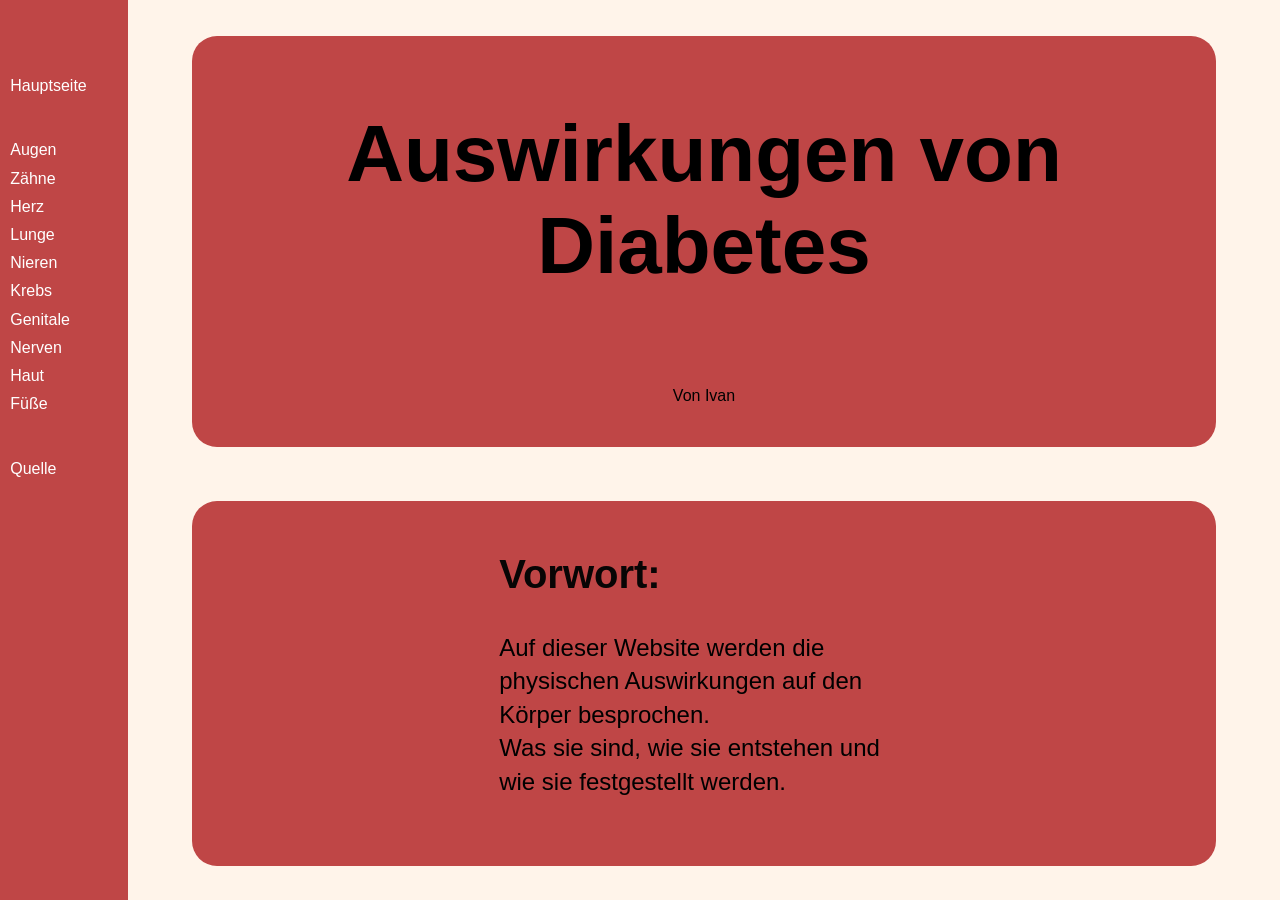
<file: Index.html>
<html>
<head>
<title>Augen</title>
<link rel="stylesheet" href="css.css">
</head>
<body>




<ul> 
<br>
<br>
<br>
<br>
  <li><a href="Index.html">Hauptseite</a></li><br><br>
  <li><a href="Augen.html">Augen</a></li>
  <li><a href="Zähne.html">Zähne</a></li>
  <li><a href="Herz.html">Herz</a></li>
  <li><a href="Lunge.html">Lunge</a></li>
  <li><a href="Nieren.html">Nieren</a></li>
  <li><a href="Krebs.html">Krebs</a></li>
  <li><a href="Geschlechtsorgane.html">Genitale</a></li>
  <li><a href="Nerven.html">Nerven</a></li>
  <li><a href="Haut.html">Haut</a></li>
  <li><a href="Füße.html">Füße</a></li>
  <br><br><li><a href="Quelle.html">Quelle</a></li>
</ul> <br><br>

<div><br><h1>Auswirkungen von Diabetes  </h1><br>
<p><center>Von Ivan</center></p><br></div><br><br><br>






<div><br><h2>
Vorwort:</h2><p>

Auf dieser Website werden die physischen Auswirkungen auf den Körper besprochen.<br>
Was sie sind, wie sie entstehen und wie sie festgestellt werden.<br><br><br></p></div>

</body>
</html>
</file>
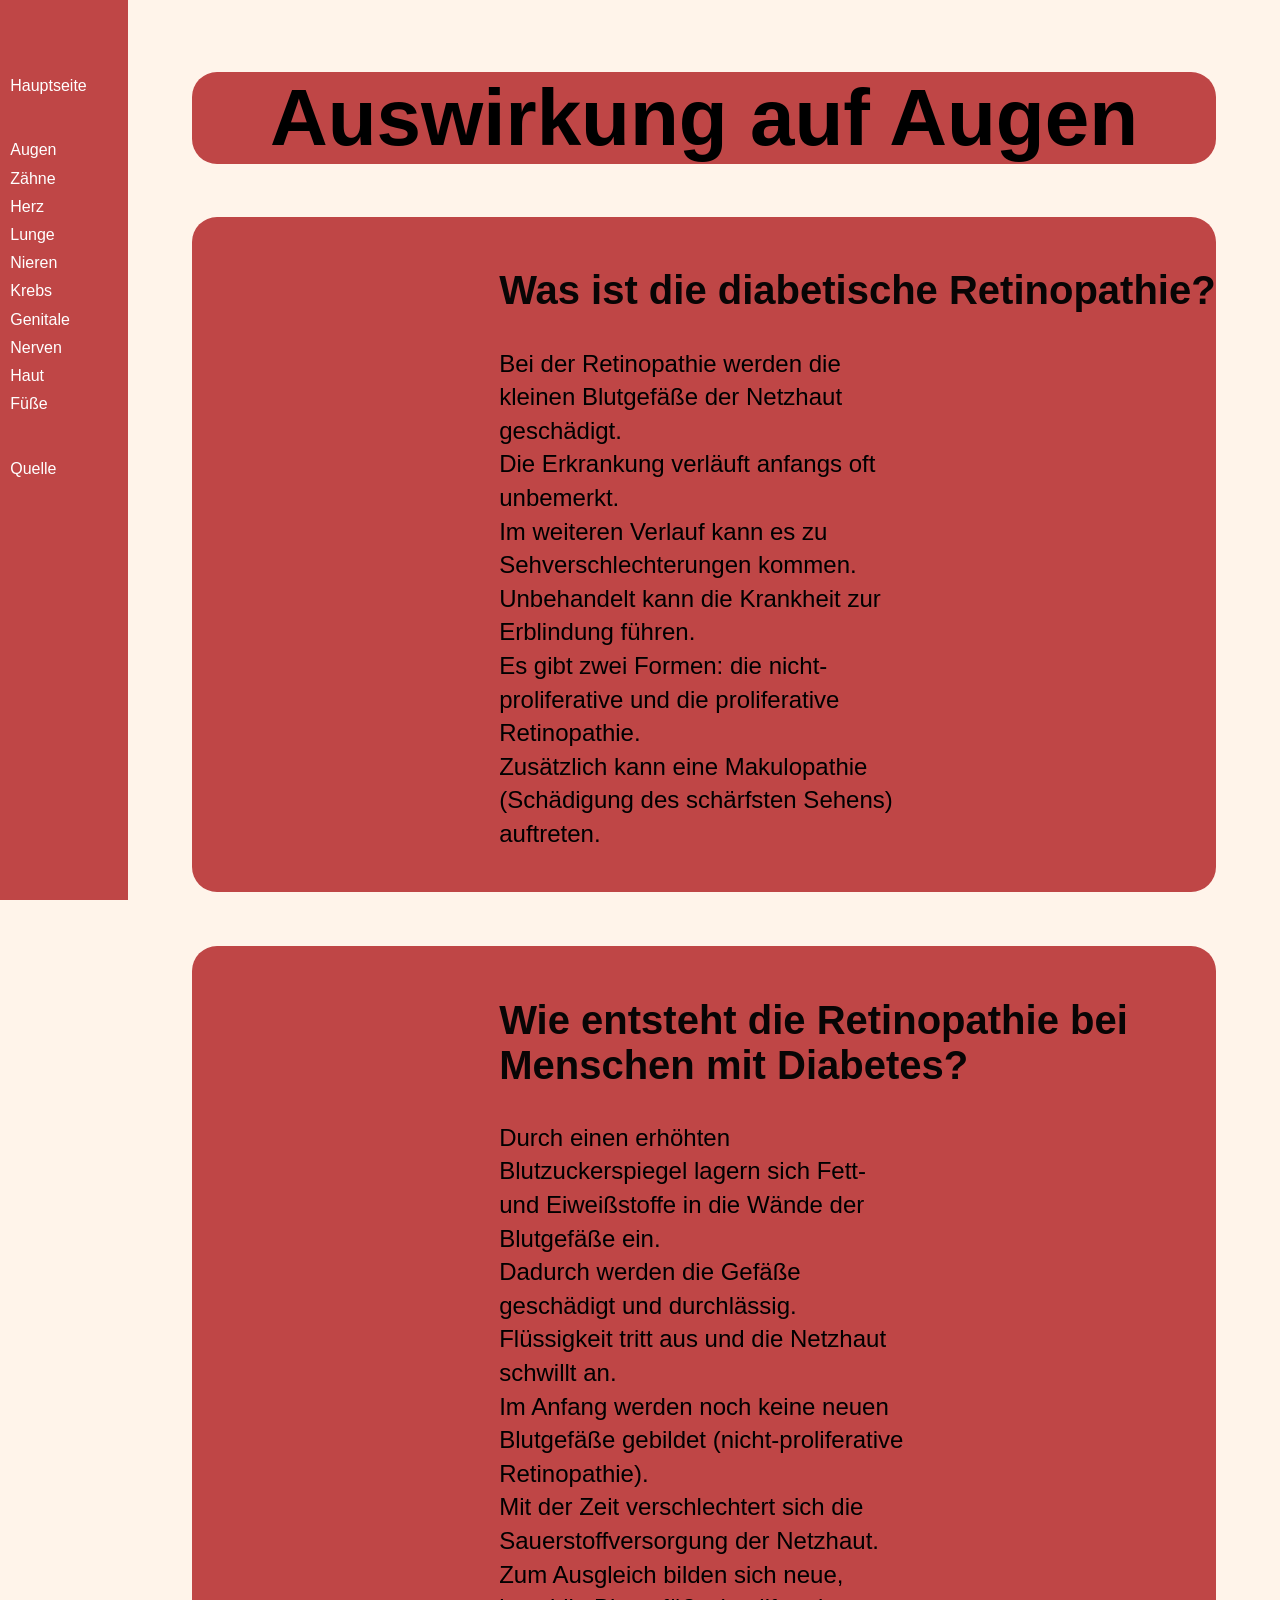
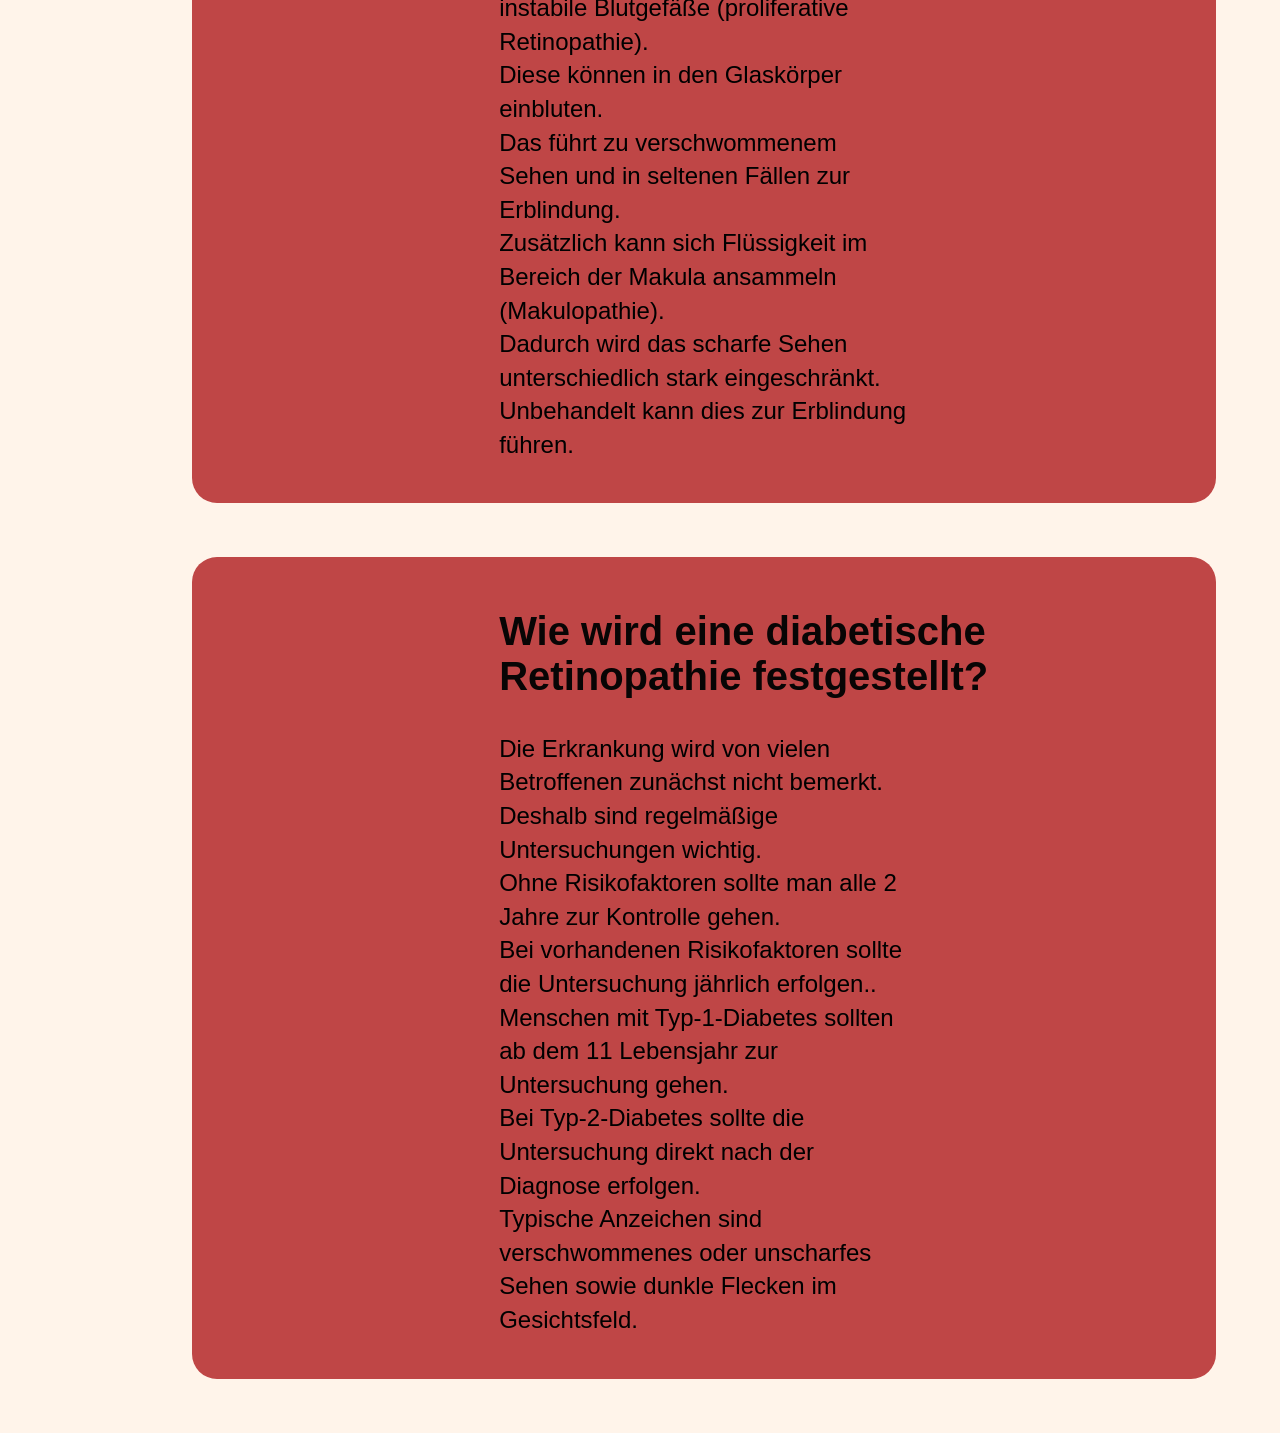
<file: Augen.html>
<html>
<head>
<title>Augen</title>
<link rel="stylesheet" href="css.css">
</head>
<body>




<ul> 
<br>
<br>
<br>
<br>  <li><a href="Index.html">Hauptseite</a></li><br><br>
  <li><a href="Augen.html">Augen</a></li>
  <li><a href="Zähne.html">Zähne</a></li>
  <li><a href="Herz.html">Herz</a></li>
  <li><a href="Lunge.html">Lunge</a></li>
  <li><a href="Nieren.html">Nieren</a></li>
  <li><a href="Krebs.html">Krebs</a></li>
  <li><a href="Geschlechtsorgane.html">Genitale</a></li>
  <li><a href="Nerven.html">Nerven</a></li>
  <li><a href="Haut.html">Haut</a></li>
  <li><a href="Füße.html">Füße</a></li>
  <br><br><li><a href="Quelle.html">Quelle</a></li>
</ul> <br>

<div>
<h1>Auswirkung auf Augen<h1></h1></div>

<div><br>
<h2>Was ist die diabetische Retinopathie?</h2><p>
 Bei der Retinopathie werden die kleinen Blutgefäße der Netzhaut geschädigt.<br>
 Die Erkrankung verläuft anfangs oft unbemerkt.<br>
 Im weiteren Verlauf kann es zu Sehverschlechterungen kommen.<br>
 Unbehandelt kann die Krankheit zur Erblindung führen.<br>
 Es gibt zwei Formen: die nicht-proliferative und die proliferative Retinopathie.<br>
 Zusätzlich kann eine Makulopathie (Schädigung des schärfsten Sehens) auftreten.</p><br></div><br><br><br>


<div><br>
<h2>Wie entsteht die Retinopathie bei Menschen mit Diabetes?</h2><p>
Durch einen erhöhten Blutzuckerspiegel lagern sich Fett- und Eiweißstoffe in die Wände der Blutgefäße ein.<br>
 Dadurch werden die Gefäße geschädigt und durchlässig.<br>
 Flüssigkeit tritt aus und die Netzhaut schwillt an.<br>
 Im Anfang werden noch keine neuen Blutgefäße gebildet (nicht-proliferative Retinopathie).<br>
 Mit der Zeit verschlechtert sich die Sauerstoffversorgung der Netzhaut.<br>
 Zum Ausgleich bilden sich neue, instabile Blutgefäße (proliferative Retinopathie).<br>
 Diese können in den Glaskörper einbluten.<br>
 Das führt zu verschwommenem Sehen und in seltenen Fällen zur Erblindung.<br>
 Zusätzlich kann sich Flüssigkeit im Bereich der Makula ansammeln (Makulopathie).<br> 
Dadurch wird das scharfe Sehen unterschiedlich stark eingeschränkt.<br>
 Unbehandelt kann dies zur Erblindung führen.</p><br></div><br><br><br>


<div><br>
<h2>Wie wird eine diabetische Retinopathie festgestellt?</h2><p>
Die Erkrankung wird von vielen Betroffenen zunächst nicht bemerkt.<br>
 Deshalb sind regelmäßige Untersuchungen wichtig.<br>
 Ohne Risikofaktoren sollte man alle 2 Jahre zur Kontrolle gehen.<br>
 Bei vorhandenen Risikofaktoren sollte die Untersuchung jährlich erfolgen..<br>
 Menschen mit Typ-1-Diabetes sollten ab dem 11 Lebensjahr zur Untersuchung gehen.<br>
 Bei Typ-2-Diabetes sollte die Untersuchung direkt nach der Diagnose erfolgen.<br>
 Typische Anzeichen sind verschwommenes oder unscharfes Sehen sowie dunkle Flecken im Gesichtsfeld.</p><br></div><br><br><br>

</body>
</html>
</file>
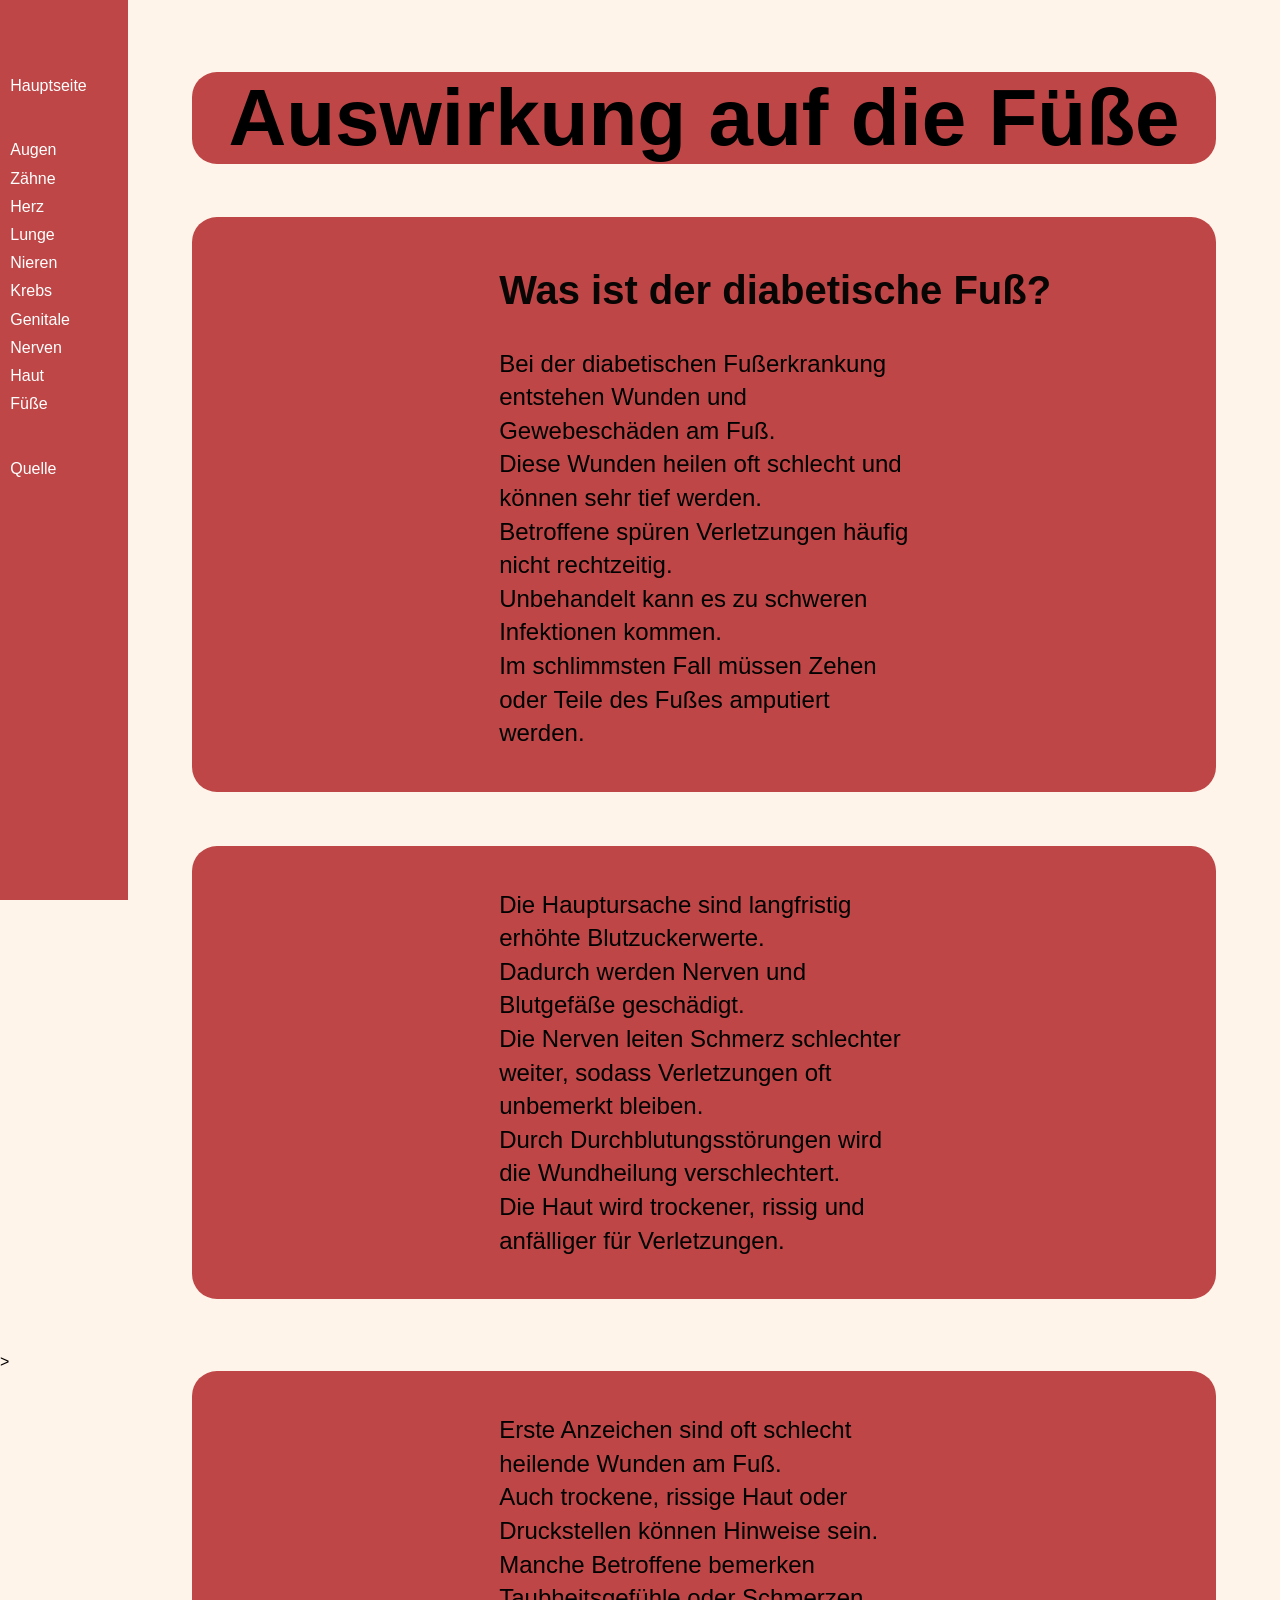
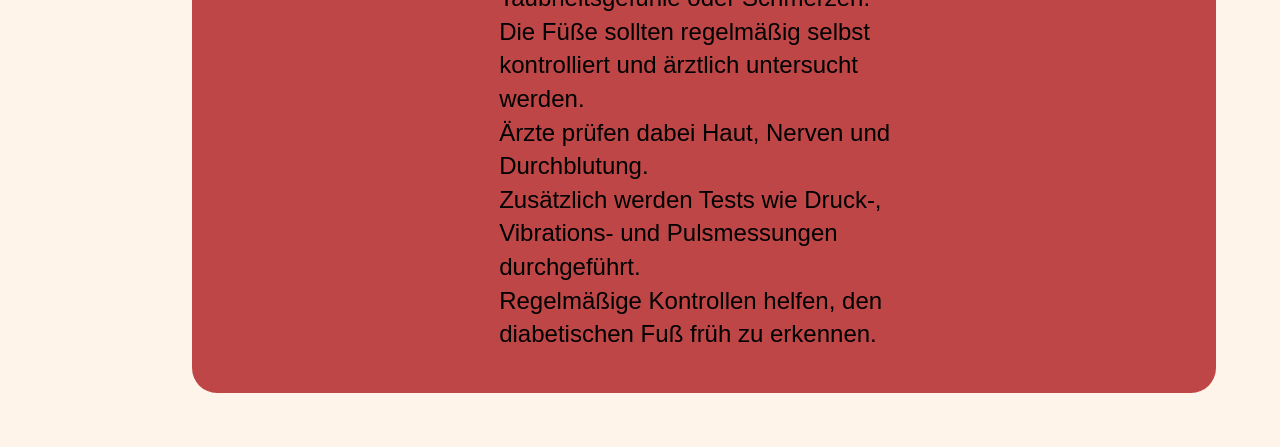
<file: Füße.html>
<html>
<head>
<title>Fuß</title>
<link rel="stylesheet" href="css.css"></head>
<body>



<ul> 
<br>
<br>
<br>
<br>  <li><a href="Index.html">Hauptseite</a></li><br><br>
  <li><a href="Augen.html">Augen</a></li>
  <li><a href="Zähne.html">Zähne</a></li>
  <li><a href="Herz.html">Herz</a></li>
  <li><a href="Lunge.html">Lunge</a></li>
  <li><a href="Nieren.html">Nieren</a></li>
  <li><a href="Krebs.html">Krebs</a></li>
  <li><a href="Geschlechtsorgane.html">Genitale</a></li>
  <li><a href="Nerven.html">Nerven</a></li>
  <li><a href="Haut.html">Haut</a></li>
  <li><a href="Füße.html">Füße</a></li>
<br><br><li><a href="Quelle.html">Quelle</a></li>

</ul> <br>


<div><h1>Auswirkung auf die Füße</h1></div>

<div><br><h2>Was ist der diabetische Fuß?</h2><p>
Bei der diabetischen Fußerkrankung entstehen Wunden und Gewebeschäden am Fuß.<br>
Diese Wunden heilen oft schlecht und können sehr tief werden.<br>
Betroffene spüren Verletzungen häufig nicht rechtzeitig.<br>
Unbehandelt kann es zu schweren Infektionen kommen.<br>
Im schlimmsten Fall müssen Zehen oder Teile des Fußes amputiert werden.</p><br></div><br><br><br>	

<div><br><h2Wie entsteht der diabetische Fuß?</h2><p>
Die Hauptursache sind langfristig erhöhte Blutzuckerwerte.<br>
Dadurch werden Nerven und Blutgefäße geschädigt.<br>
Die Nerven leiten Schmerz schlechter weiter, sodass Verletzungen oft unbemerkt bleiben.<br>
Durch Durchblutungsstörungen wird die Wundheilung verschlechtert.<br>
Die Haut wird trockener, rissig und anfälliger für Verletzungen.<br></p><br></div><br><br><br>>

<div><br><h2Wie wird ein diabetischer Fuß festgestellt?</h2><p>
Erste Anzeichen sind oft schlecht heilende Wunden am Fuß.<br>
Auch trockene, rissige Haut oder Druckstellen können Hinweise sein.<br>
Manche Betroffene bemerken Taubheitsgefühle oder Schmerzen.<br>
Die Füße sollten regelmäßig selbst kontrolliert und ärztlich untersucht werden.<br>
Ärzte prüfen dabei Haut, Nerven und Durchblutung.<br>
Zusätzlich werden Tests wie Druck-, Vibrations- und Pulsmessungen durchgeführt.<br>
Regelmäßige Kontrollen helfen, den diabetischen Fuß früh zu erkennen.</p><br></div><br><br><br>

</body>
</html>
</file>
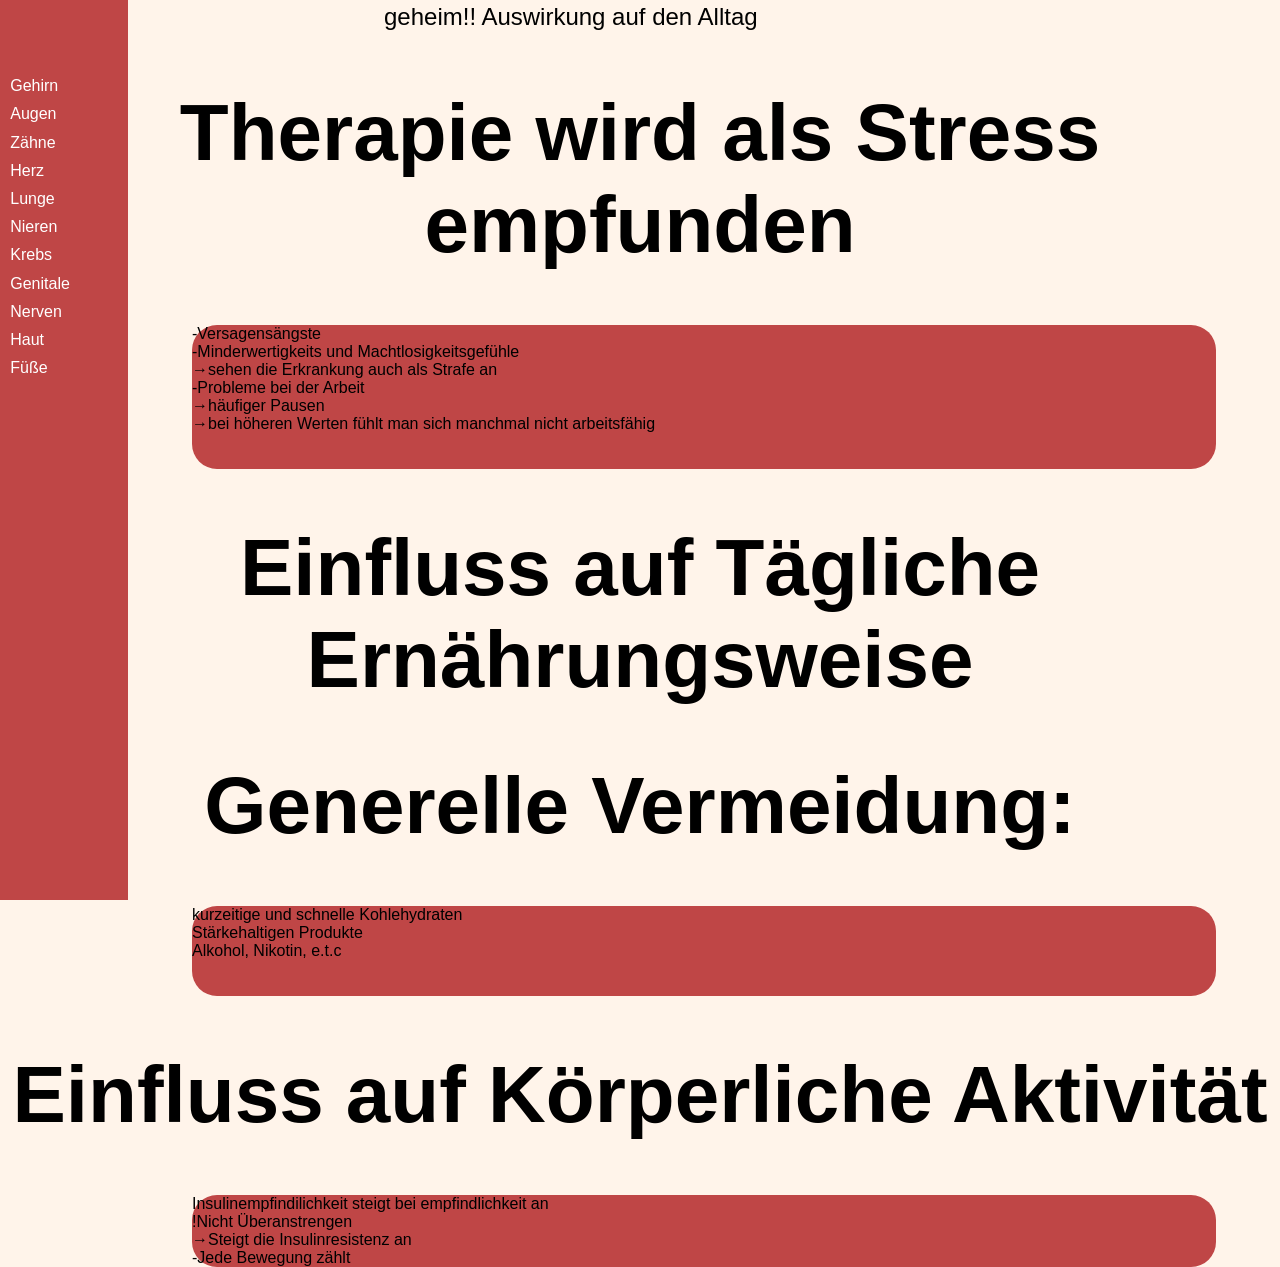
<file: Gehirn.html>
<html>
<head>
<title>Alltag</title>
<link rel="stylesheet" href="css.css"></head>
<body>



<ul> 
<br>
<br>
<br>
<br>
  <li><a href="Gehirn.html">Gehirn</a></li>
  <li><a href="Augen.html">Augen</a></li>
  <li><a href="Zähne.html">Zähne</a></li>
  <li><a href="Herz.html">Herz</a></li>
  <li><a href="Lunge.html">Lunge</a></li>
  <li><a href="Nieren.html">Nieren</a></li>
  <li><a href="Krebs.html">Krebs</a></li>
  <li><a href="Geschlechtsorgane.html">Genitale</a></li>
  <li><a href="Nerven.html">Nerven</a></li>
  <li><a href="Haut.html">Haut</a></li>
  <li><a href="Füße.html">Füße</a></li>
</ul> 

<p>geheim!!  Auswirkung auf den Alltag</p>


<h1>Therapie wird als Stress empfunden</h1><div>
-Versagensängste<br>
-Minderwertigkeits und Machtlosigkeitsgefühle<br>
→sehen die Erkrankung auch als Strafe an<br>
-Probleme bei der Arbeit<br>
→häufiger Pausen<br>
→bei höheren Werten fühlt man sich manchmal nicht arbeitsfähig<br><br><br></div>

<h1>Einfluss auf Tägliche Ernährungsweise</h1><div>

</div>



<h1>Generelle Vermeidung:</h1><div>
kurzeitige und schnelle Kohlehydraten<br>
Stärkehaltigen Produkte<br>
Alkohol, Nikotin, e.t.c<br><br><br></div>

<h1>Einfluss auf Körperliche Aktivität</h1><div>
Insulinempfindilichkeit steigt bei empfindlichkeit an<br>
!Nicht Überanstrengen<br>
→Steigt die Insulinresistenz an<br>
-Jede Bewegung zählt<br>
</body>
</html>
</file>
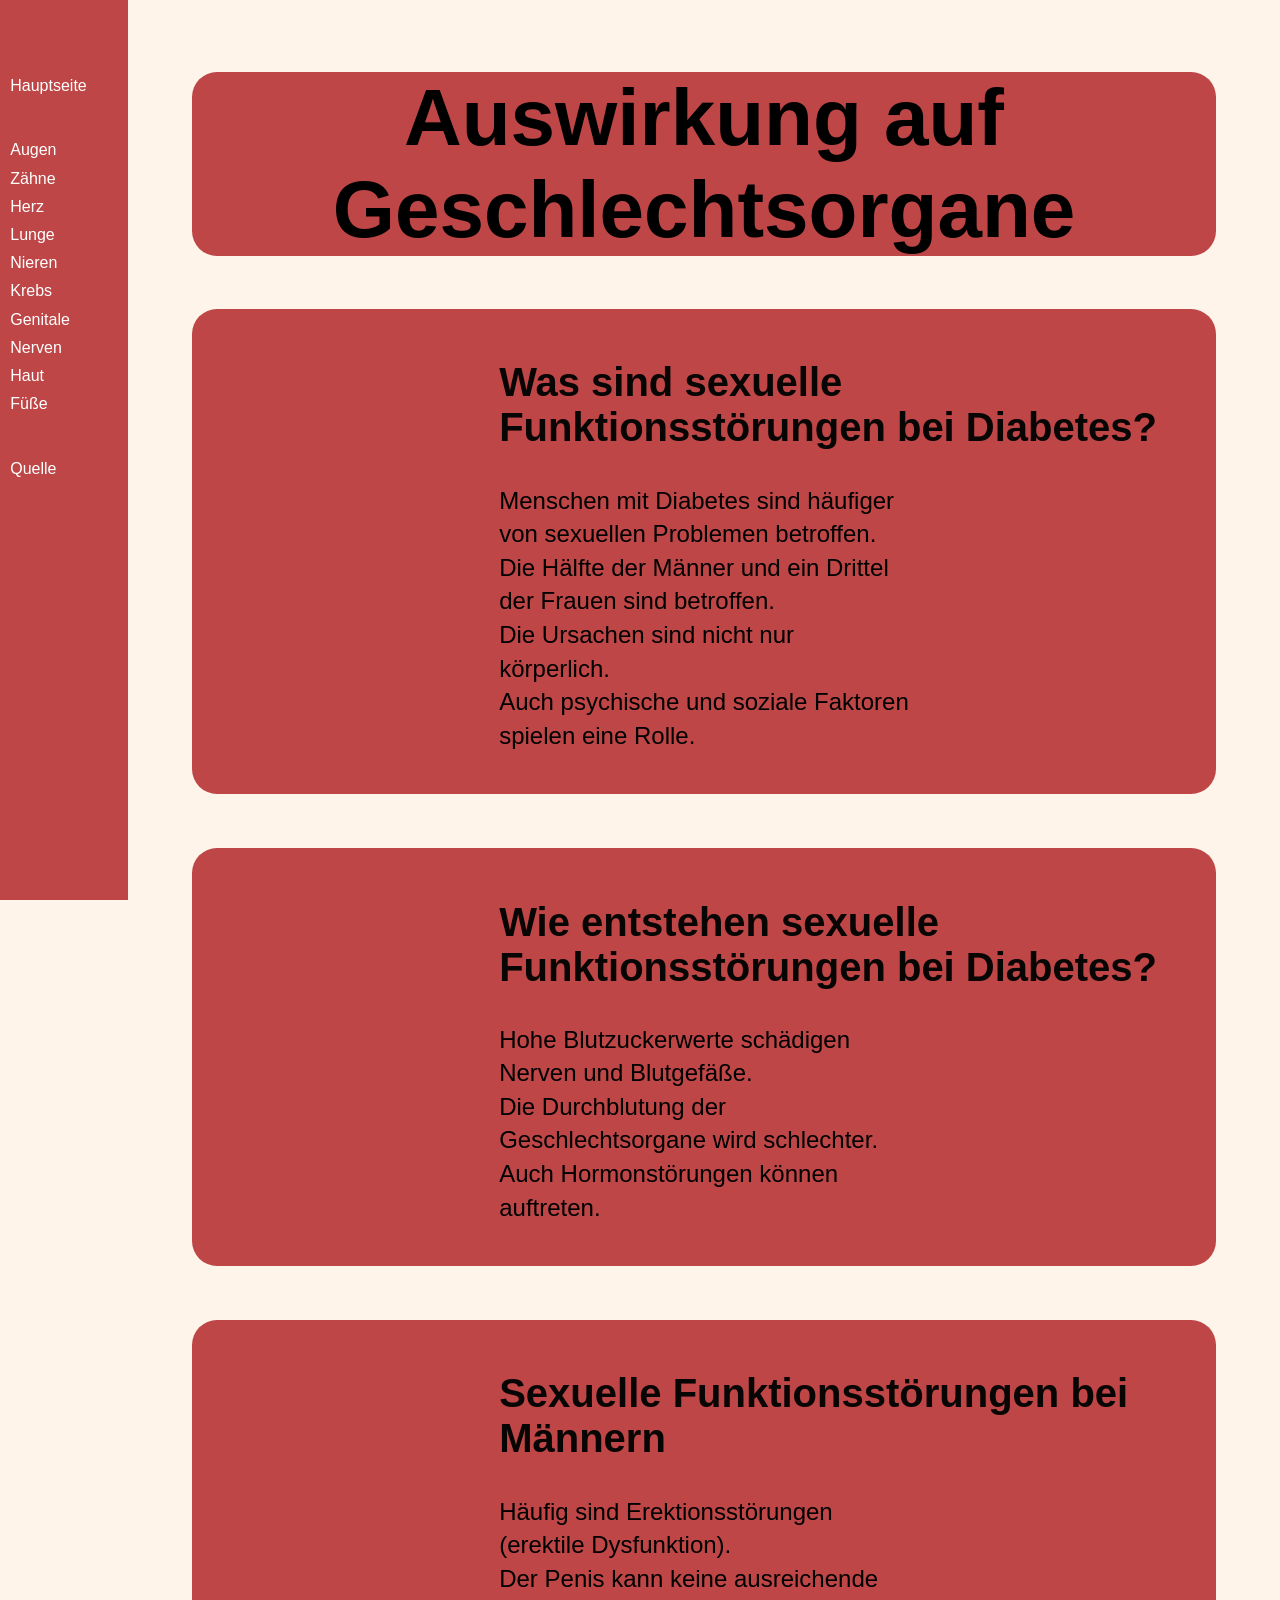
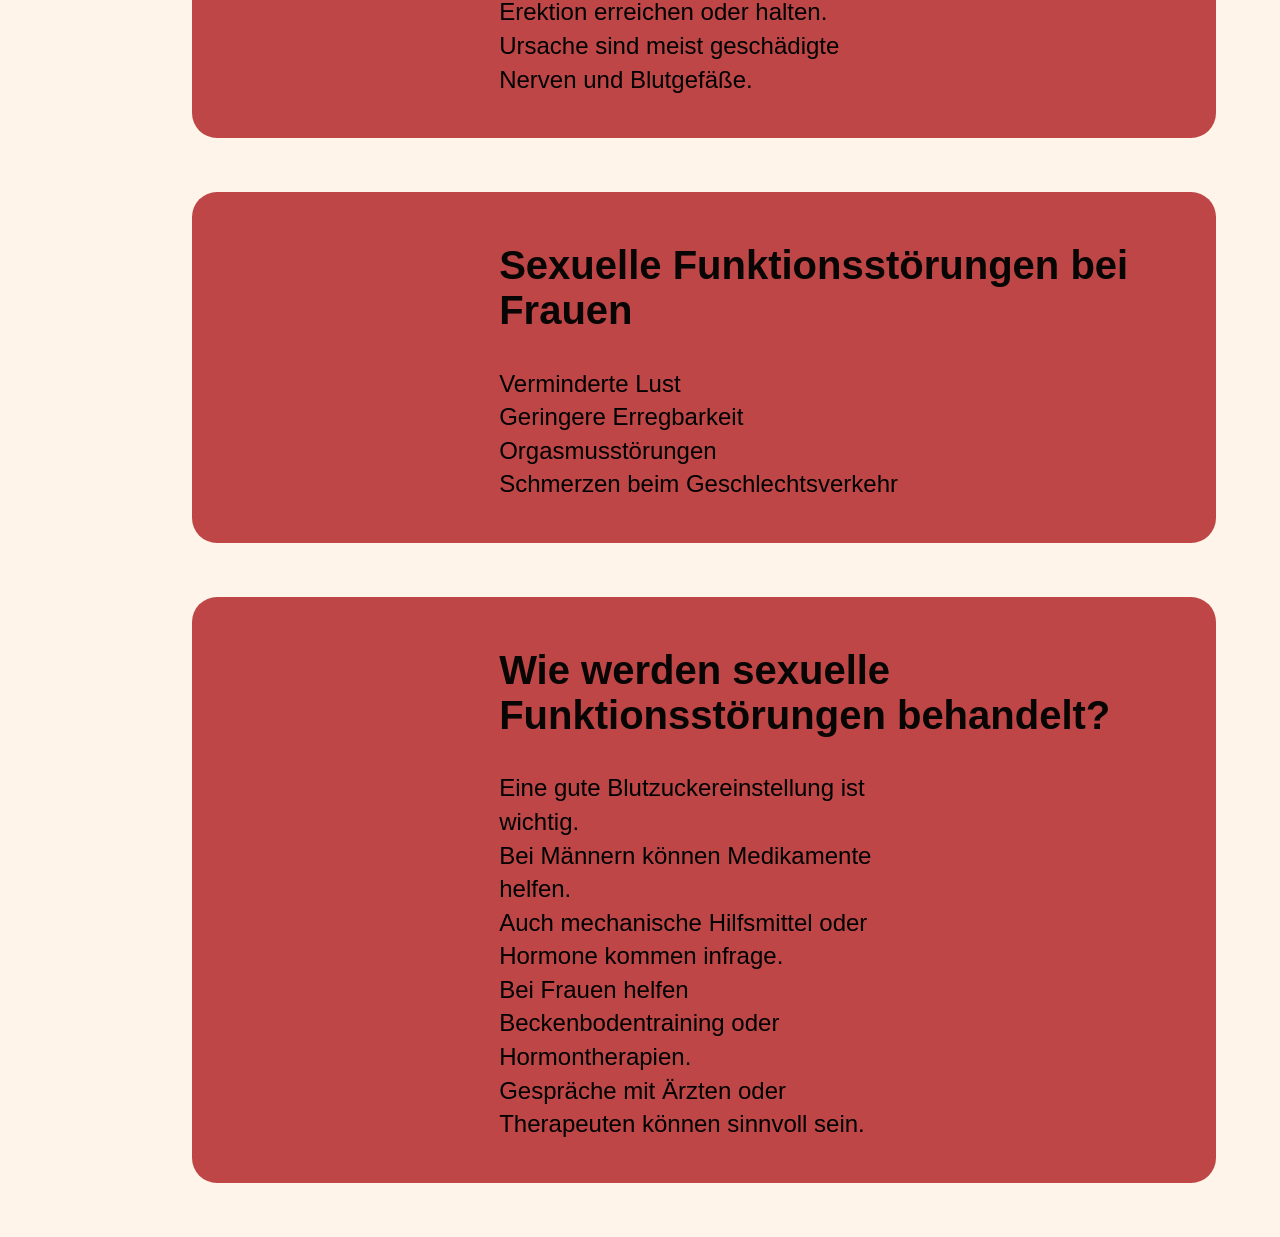
<file: Geschlechtsorgane.html>
<html>
<head>
<title>Genitale</title>
<link rel="stylesheet" href="css.css"></head>
<body>




<ul> 
<br>
<br>
<br>
<br>  <li><a href="Index.html">Hauptseite</a></li><br><br>
  <li><a href="Augen.html">Augen</a></li>
  <li><a href="Zähne.html">Zähne</a></li>
  <li><a href="Herz.html">Herz</a></li>
  <li><a href="Lunge.html">Lunge</a></li>
  <li><a href="Nieren.html">Nieren</a></li>
  <li><a href="Krebs.html">Krebs</a></li>
  <li><a href="Geschlechtsorgane.html">Genitale</a></li>
  <li><a href="Nerven.html">Nerven</a></li>
  <li><a href="Haut.html">Haut</a></li>
  <li><a href="Füße.html">Füße</a></li>
<br><br><li><a href="Quelle.html">Quelle</a></li>

</ul> <br>

<div>
<h1>Auswirkung auf Geschlechtsorgane</h1></div>

<div><br>
<h2>Was sind sexuelle Funktionsstörungen bei Diabetes?</h2><p>
Menschen mit Diabetes sind häufiger von sexuellen Problemen betroffen.<br>
 Die Hälfte der Männer und ein Drittel der Frauen sind betroffen.<br>
 Die Ursachen sind nicht nur körperlich.<br>
 Auch psychische und soziale Faktoren spielen eine Rolle.</p><br></div><br><br><br>

<div><br>
<h2>Wie entstehen sexuelle Funktionsstörungen bei Diabetes?</h2><p>
Hohe Blutzuckerwerte schädigen Nerven und Blutgefäße.<br>
 Die Durchblutung der Geschlechtsorgane wird schlechter.<br>
 Auch Hormonstörungen können auftreten.</p><br></div><br><br><br>

<div><br>
<h2>Sexuelle Funktionsstörungen bei Männern</h2><p>
Häufig sind Erektionsstörungen (erektile Dysfunktion).<br>
 Der Penis kann keine ausreichende Erektion erreichen oder halten.<br>
 Ursache sind meist geschädigte Nerven und Blutgefäße.</p><br></div><br><br><br>

<div><br>
<h2>Sexuelle Funktionsstörungen bei Frauen</h2><p>
Verminderte Lust<br>
 Geringere Erregbarkeit<br>
 Orgasmusstörungen<br>
 Schmerzen beim Geschlechtsverkehr</p><br></div><br><br><br>

<div><br>
<h2>Wie werden sexuelle Funktionsstörungen behandelt?</h2><p>
Eine gute Blutzuckereinstellung ist wichtig.<br>
 Bei Männern können Medikamente helfen.<br>
 Auch mechanische Hilfsmittel oder Hormone kommen infrage.<br>
 Bei Frauen helfen Beckenbodentraining oder Hormontherapien.<br>
 Gespräche mit Ärzten oder Therapeuten können sinnvoll sein.</p><br></div><br><br><br>


</body>
</html>
</file>
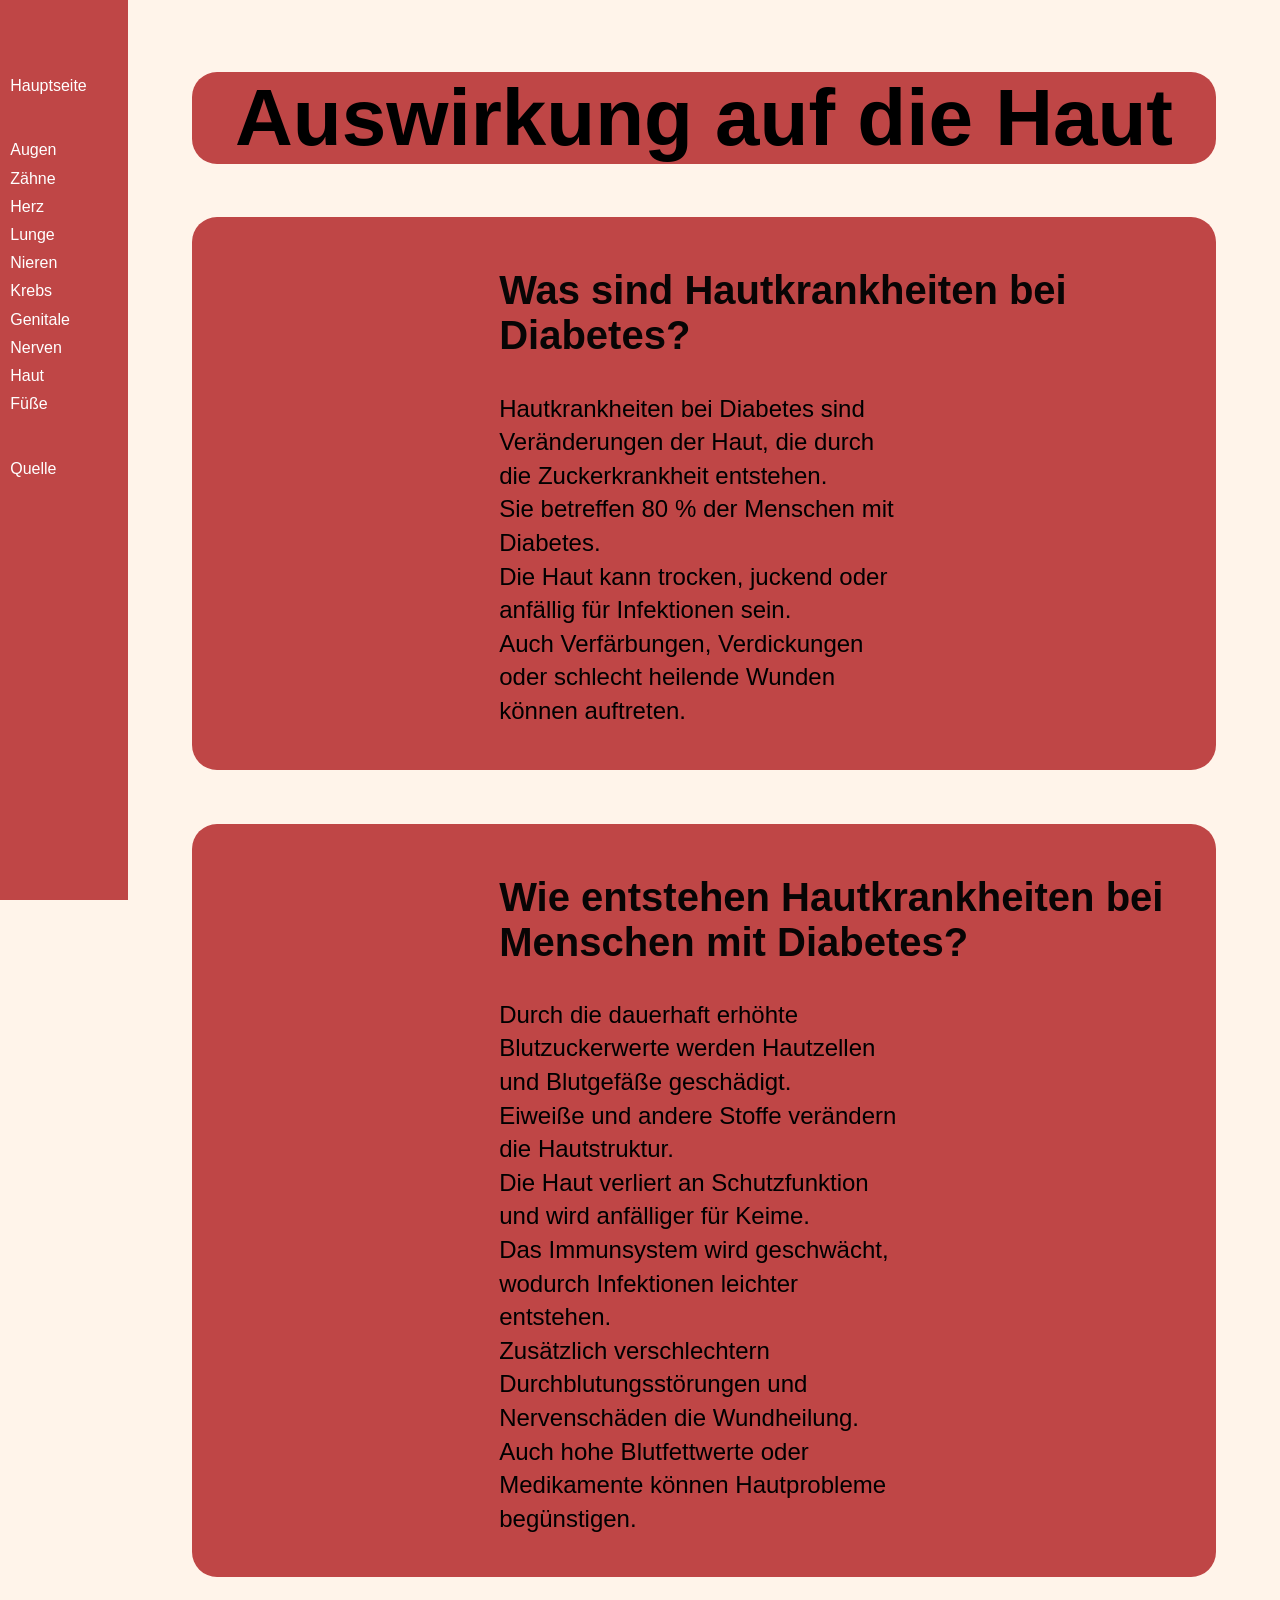
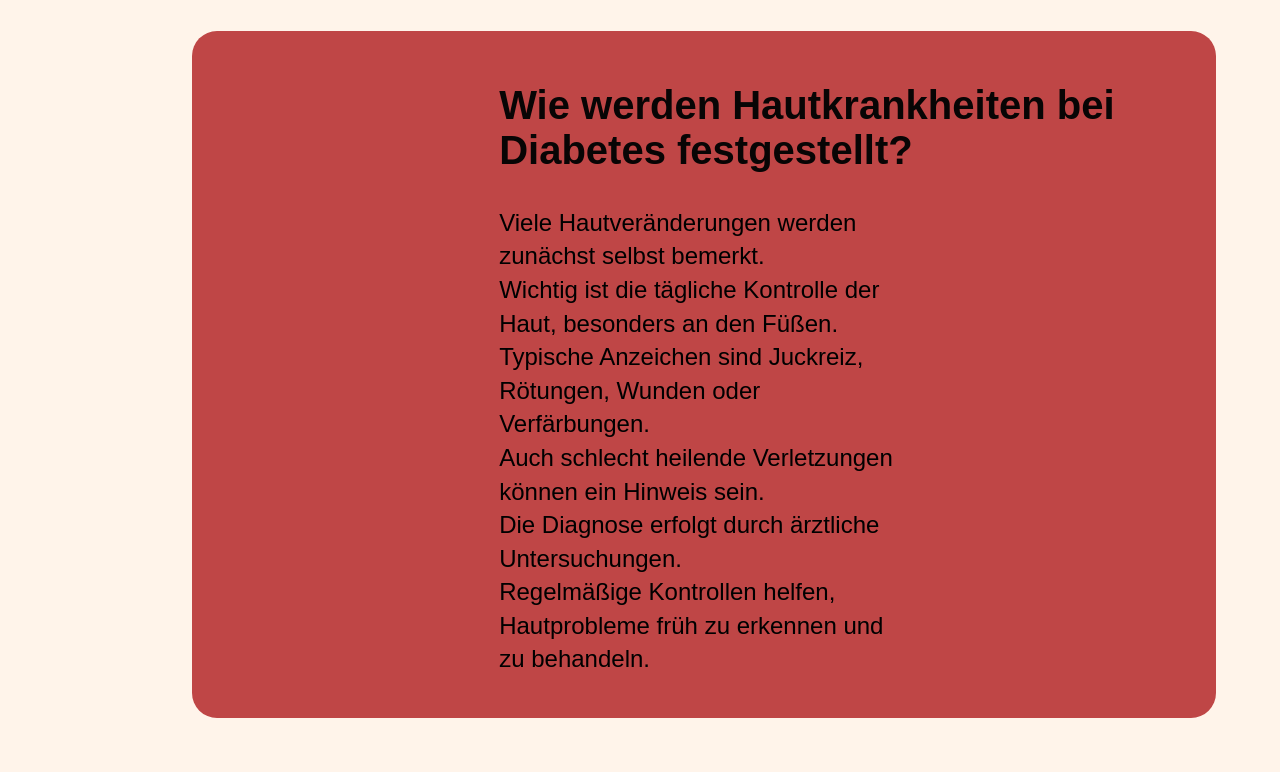
<file: Haut.html>
<html>
<head>
<title>Haut</title>
<link rel="stylesheet" href="css.css"></head>
<body>




<ul> 
<br>
<br>
<br>
<br>  <li><a href="Index.html">Hauptseite</a></li><br><br>
  <li><a href="Augen.html">Augen</a></li>
  <li><a href="Zähne.html">Zähne</a></li>
  <li><a href="Herz.html">Herz</a></li>
  <li><a href="Lunge.html">Lunge</a></li>
  <li><a href="Nieren.html">Nieren</a></li>
  <li><a href="Krebs.html">Krebs</a></li>
  <li><a href="Geschlechtsorgane.html">Genitale</a></li>
  <li><a href="Nerven.html">Nerven</a></li>
  <li><a href="Haut.html">Haut</a></li>
  <li><a href="Füße.html">Füße</a></li>
<br><br><li><a href="Quelle.html">Quelle</a></li>

</ul> <br>


<div><h1>Auswirkung auf die Haut</h1></div>

<div><br><h2>Was sind Hautkrankheiten bei Diabetes?</h2><p>
Hautkrankheiten bei Diabetes sind Veränderungen der Haut, die durch die Zuckerkrankheit entstehen.<br>
Sie betreffen 80 % der Menschen mit Diabetes.<br>
Die Haut kann trocken, juckend oder anfällig für Infektionen sein.<br>
Auch Verfärbungen, Verdickungen oder schlecht heilende Wunden können auftreten.</p><br></div><br><br><br>

<div><br><h2>Wie entstehen Hautkrankheiten bei Menschen mit Diabetes?</h2><p>
Durch die dauerhaft erhöhte Blutzuckerwerte werden Hautzellen und Blutgefäße geschädigt.<br>
Eiweiße und andere Stoffe verändern die Hautstruktur.<br>
Die Haut verliert an Schutzfunktion und wird anfälliger für Keime.<br>
Das Immunsystem wird geschwächt, wodurch Infektionen leichter entstehen.<br>
Zusätzlich verschlechtern Durchblutungsstörungen und Nervenschäden die Wundheilung.<br>
Auch hohe Blutfettwerte oder Medikamente können Hautprobleme begünstigen.</p><br></div><br><br><br>


<div><br><h2>Wie werden Hautkrankheiten bei Diabetes festgestellt?</h2><p>
Viele Hautveränderungen werden zunächst selbst bemerkt.<br>
Wichtig ist die tägliche Kontrolle der Haut, besonders an den Füßen.<br>
Typische Anzeichen sind Juckreiz, Rötungen, Wunden oder Verfärbungen.<br>
Auch schlecht heilende Verletzungen können ein Hinweis sein.<br>
Die Diagnose erfolgt durch ärztliche Untersuchungen.<br>
Regelmäßige Kontrollen helfen, Hautprobleme früh zu erkennen und zu behandeln.</p><br></div><br><br><br>


</body>
</html>
</file>
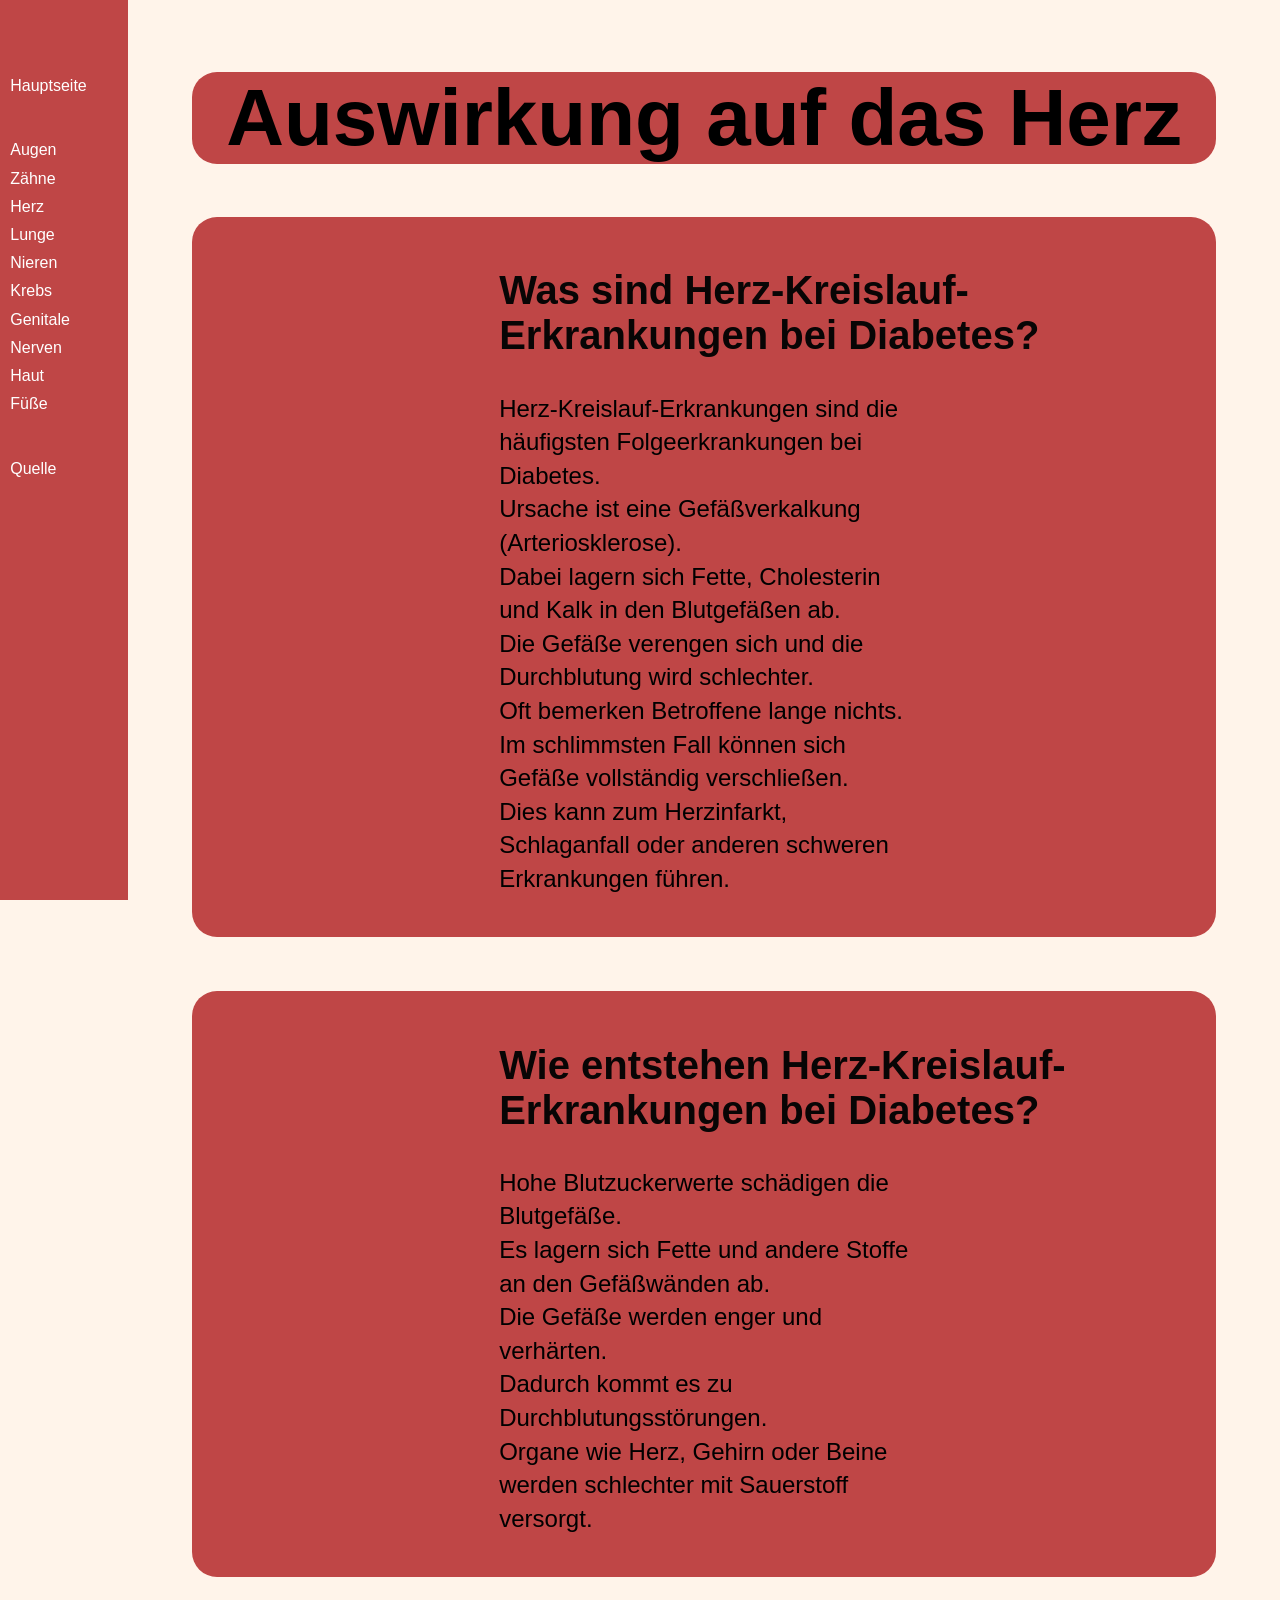
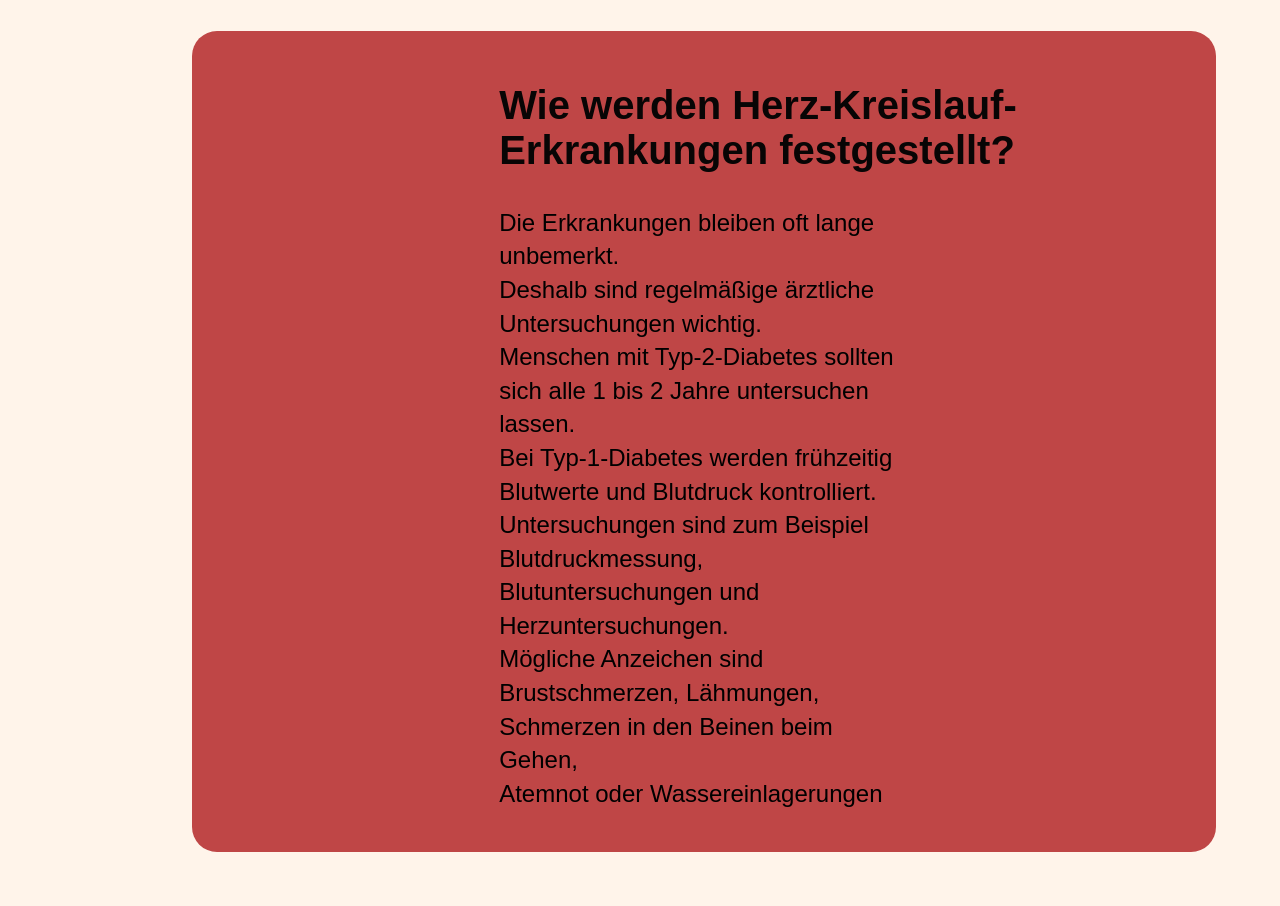
<file: Herz.html>
<html>
<head>
<title>Herz</title>
<link rel="stylesheet" href="css.css"></head>
<body>




<ul> 
<br>
<br>
<br>
<br>  <li><a href="Index.html">Hauptseite</a></li><br><br>
  <li><a href="Augen.html">Augen</a></li>
  <li><a href="Zähne.html">Zähne</a></li>
  <li><a href="Herz.html">Herz</a></li>
  <li><a href="Lunge.html">Lunge</a></li>
  <li><a href="Nieren.html">Nieren</a></li>
  <li><a href="Krebs.html">Krebs</a></li>
  <li><a href="Geschlechtsorgane.html">Genitale</a></li>
  <li><a href="Nerven.html">Nerven</a></li>
  <li><a href="Haut.html">Haut</a></li>
  <li><a href="Füße.html">Füße</a></li>
<br><br><li><a href="Quelle.html">Quelle</a></li>

</ul> 
<br>
<div>

<h1>Auswirkung auf das Herz</h1></div>

<div><br>
<h2>Was sind Herz-Kreislauf-Erkrankungen bei Diabetes?</h2>
<p>Herz-Kreislauf-Erkrankungen sind die häufigsten Folgeerkrankungen bei Diabetes.<br>
 Ursache ist eine Gefäßverkalkung (Arteriosklerose).<br>
 Dabei lagern sich Fette, Cholesterin und Kalk in den Blutgefäßen ab.<br>
 Die Gefäße verengen sich und die Durchblutung wird schlechter.<br>
 Oft bemerken Betroffene lange nichts.<br>
 Im schlimmsten Fall können sich Gefäße vollständig verschließen.<br>
 Dies kann zum Herzinfarkt, Schlaganfall oder anderen schweren Erkrankungen führen.</p><br></div><br><br><br>

<div><br>
<h2>Wie entstehen Herz-Kreislauf-Erkrankungen bei Diabetes?</h2>
<p>Hohe Blutzuckerwerte schädigen die Blutgefäße.<br>
 Es lagern sich Fette und andere Stoffe an den Gefäßwänden ab.<br>
 Die Gefäße werden enger und verhärten.<br>
 Dadurch kommt es zu Durchblutungsstörungen.<br>
 Organe wie Herz, Gehirn oder Beine werden schlechter mit Sauerstoff versorgt.</p><br></div><br><br><br>

<div><br>
<h2>Wie werden Herz-Kreislauf-Erkrankungen festgestellt?</h2>
<p>Die Erkrankungen bleiben oft lange unbemerkt.<br>
 Deshalb sind regelmäßige ärztliche Untersuchungen wichtig.<br>
 Menschen mit Typ-2-Diabetes sollten sich alle 1 bis 2 Jahre untersuchen lassen.<br>
 Bei Typ-1-Diabetes werden frühzeitig Blutwerte und Blutdruck kontrolliert.<br>
 Untersuchungen sind zum Beispiel Blutdruckmessung, Blutuntersuchungen und Herzuntersuchungen.<br>
Mögliche Anzeichen sind 
 Brustschmerzen, Lähmungen, Schmerzen in den Beinen beim Gehen, <br>
Atemnot oder Wassereinlagerungen</p><br></div><br><br><br>
</div>

</body>
</html>
</file>
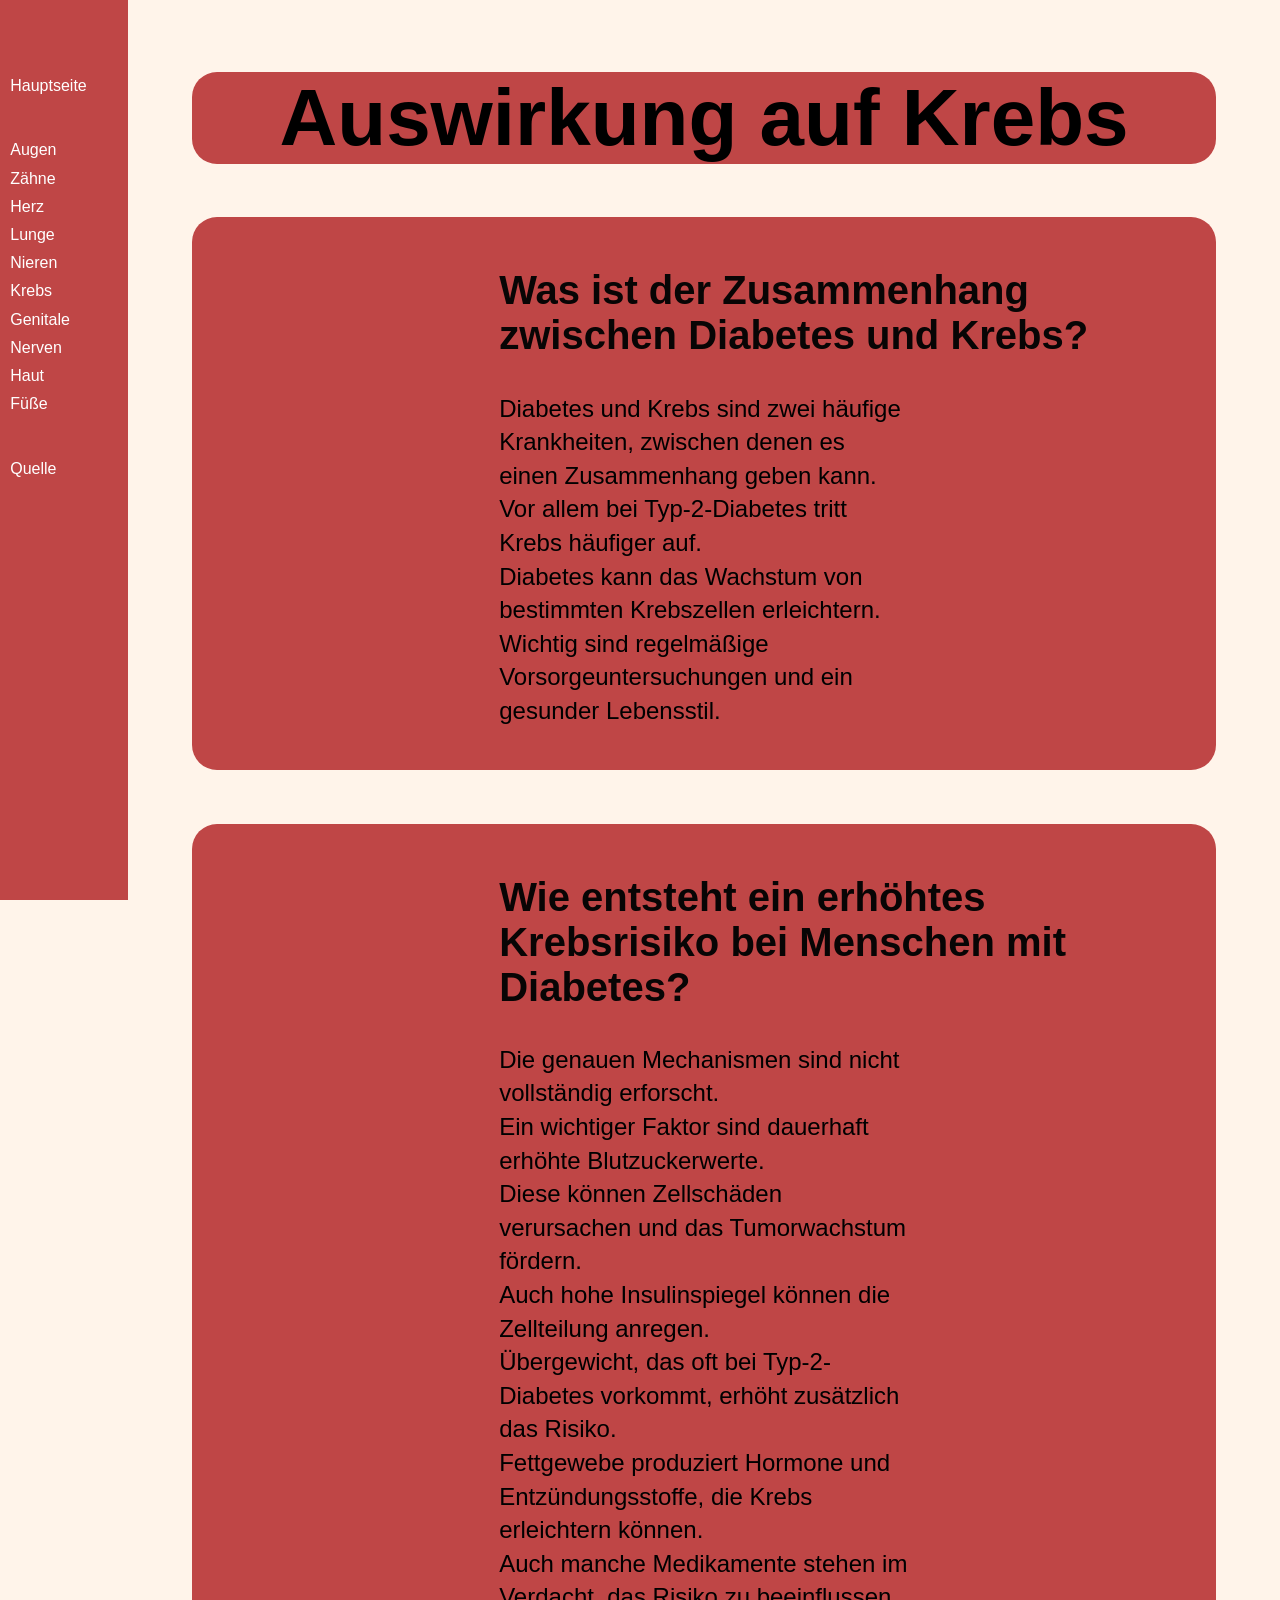
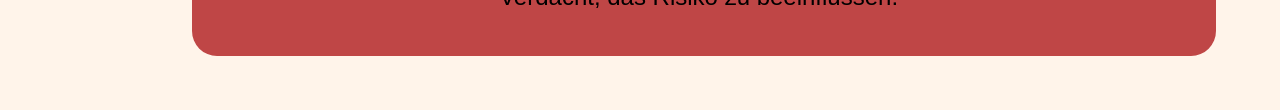
<file: Krebs.html>
<html>
<head>
<title>Krebs</title>
<link rel="stylesheet" href="css.css"></head>
<body>



<ul> 
<br>
<br>
<br>
<br>  <li><a href="Index.html">Hauptseite</a></li><br><br>
  <li><a href="Augen.html">Augen</a></li>
  <li><a href="Zähne.html">Zähne</a></li>
  <li><a href="Herz.html">Herz</a></li>
  <li><a href="Lunge.html">Lunge</a></li>
  <li><a href="Nieren.html">Nieren</a></li>
  <li><a href="Krebs.html">Krebs</a></li>
  <li><a href="Geschlechtsorgane.html">Genitale</a></li>
  <li><a href="Nerven.html">Nerven</a></li>
  <li><a href="Haut.html">Haut</a></li>
  <li><a href="Füße.html">Füße</a></li>
<br><br><li><a href="Quelle.html">Quelle</a></li>

</ul> <br>

<div><h1>Auswirkung auf Krebs</h1></div>

<div><br>	
<h2>Was ist der Zusammenhang zwischen Diabetes und Krebs?</h2>
<p>Diabetes und Krebs sind zwei häufige Krankheiten, zwischen denen es einen Zusammenhang geben kann.<br>
Vor allem bei Typ-2-Diabetes tritt Krebs häufiger auf.<br>
Diabetes kann das Wachstum von bestimmten Krebszellen erleichtern.<br>
Wichtig sind regelmäßige Vorsorgeuntersuchungen und ein gesunder Lebensstil.</p><br></div><br><br><br>


<div><br>
<h2>Wie entsteht ein erhöhtes Krebsrisiko bei Menschen mit Diabetes?</h2>
<p>Die genauen Mechanismen sind nicht vollständig erforscht.<br>
Ein wichtiger Faktor sind dauerhaft erhöhte Blutzuckerwerte.<br>
Diese können Zellschäden verursachen und das Tumorwachstum fördern.<br>
Auch hohe Insulinspiegel können die Zellteilung anregen.<br>
Übergewicht, das oft bei Typ-2-Diabetes vorkommt, erhöht zusätzlich das Risiko.<br>
Fettgewebe produziert Hormone und Entzündungsstoffe, die Krebs erleichtern können.<br>
Auch manche Medikamente stehen im Verdacht, das Risiko zu beeinflussen.</p><br></div><br><br><br>
</file>
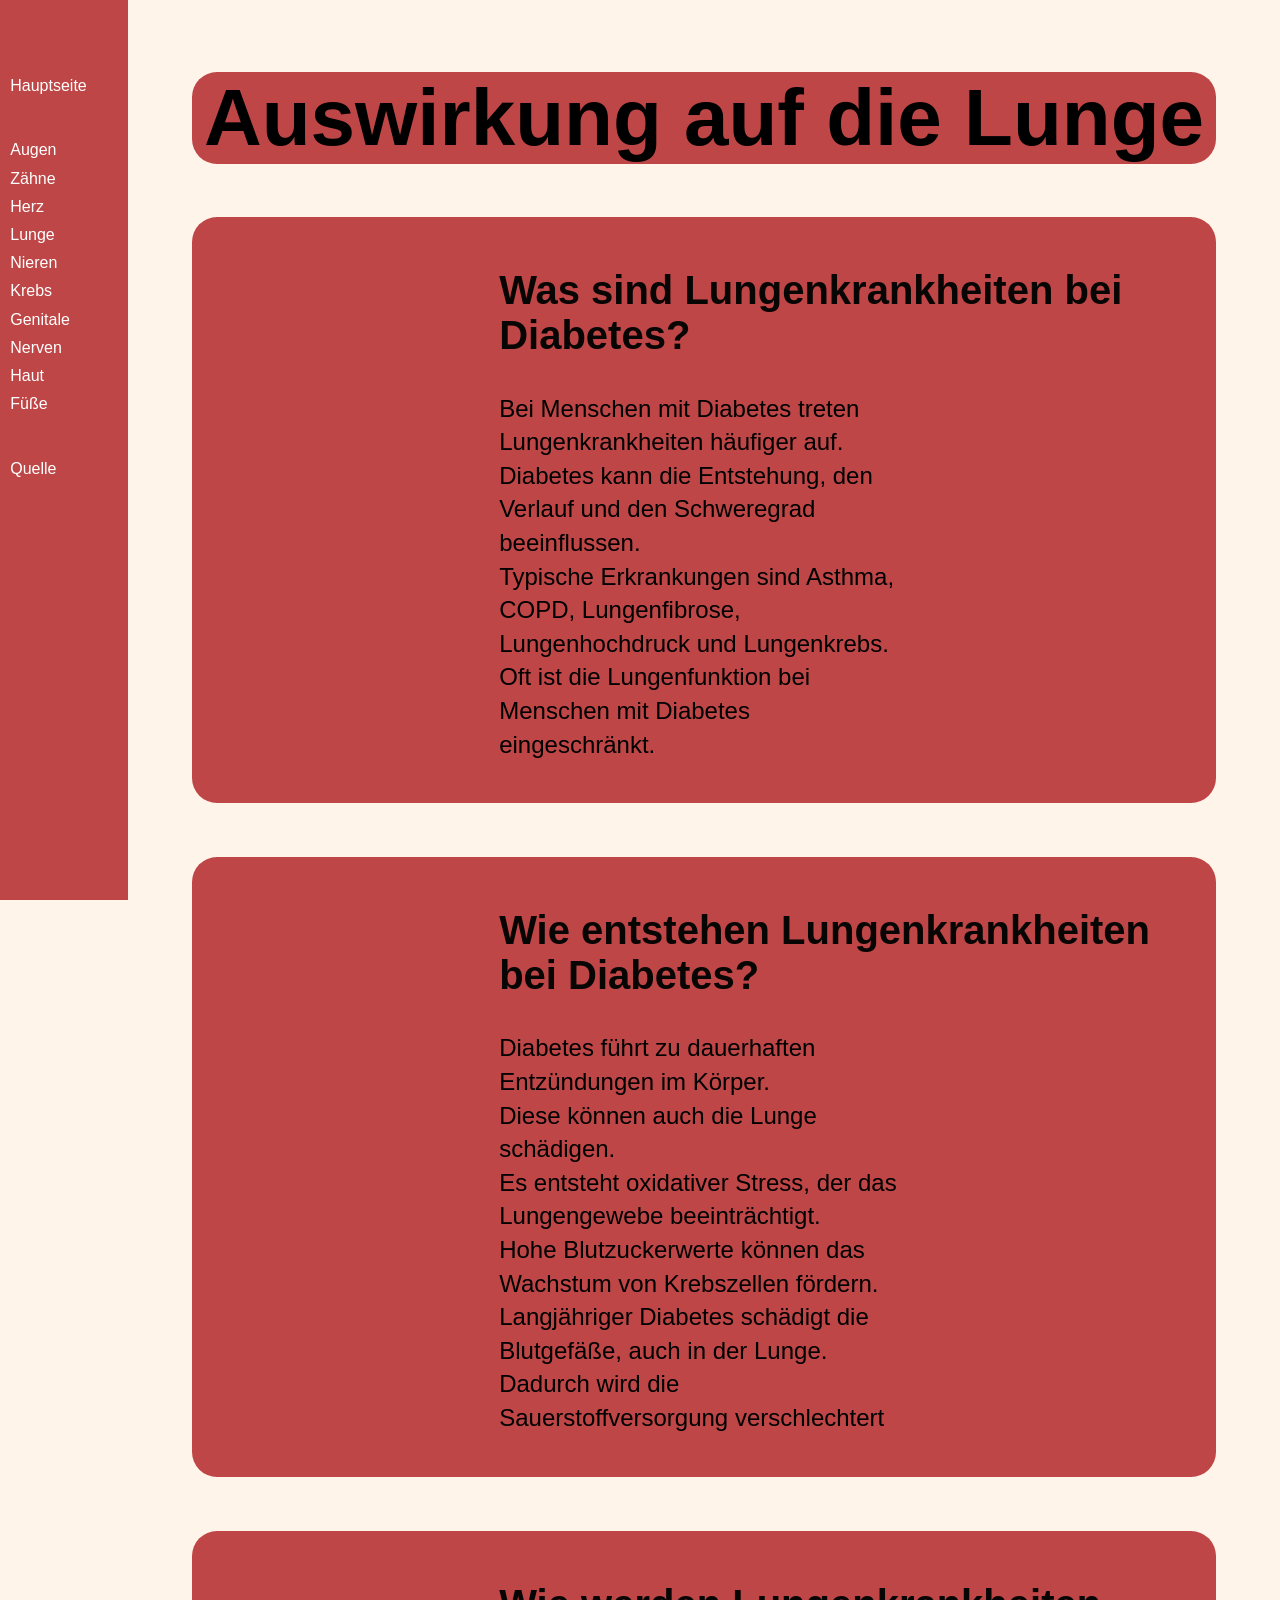
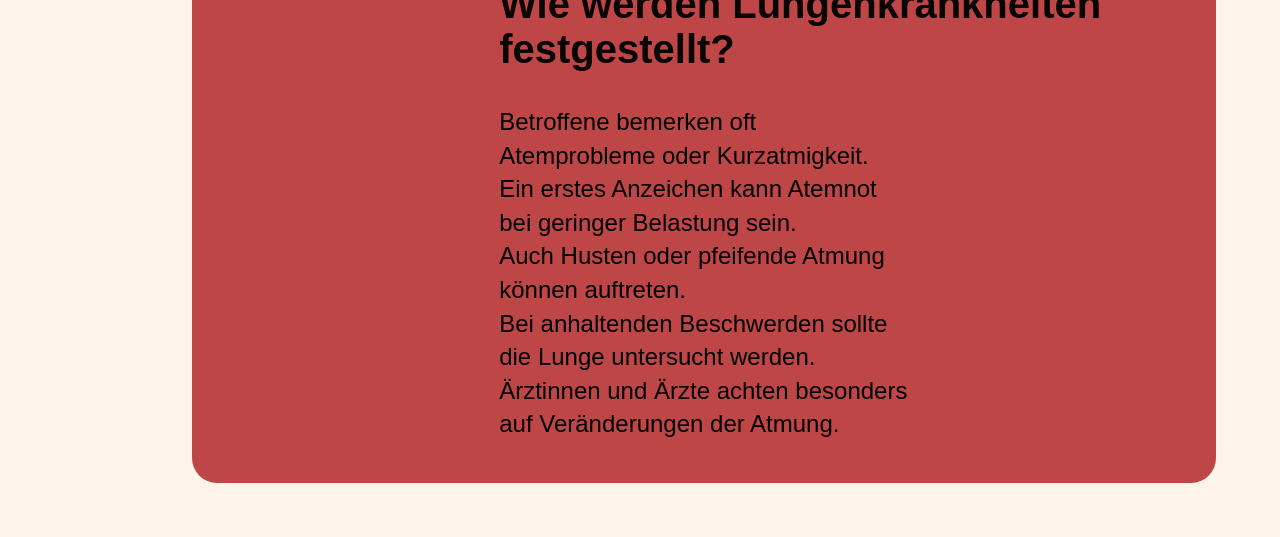
<file: Lunge.html>
<html>
<head>
<title>Lunge</title>
<link rel="stylesheet" href="css.css"></head>
<body>




<ul> 
<br>
<br>
<br>
<br>  <li><a href="Index.html">Hauptseite</a></li><br><br>
  <li><a href="Augen.html">Augen</a></li>
  <li><a href="Zähne.html">Zähne</a></li>
  <li><a href="Herz.html">Herz</a></li>
  <li><a href="Lunge.html">Lunge</a></li>
  <li><a href="Nieren.html">Nieren</a></li>
  <li><a href="Krebs.html">Krebs</a></li>
  <li><a href="Geschlechtsorgane.html">Genitale</a></li>
  <li><a href="Nerven.html">Nerven</a></li>
  <li><a href="Haut.html">Haut</a></li>
  <li><a href="Füße.html">Füße</a></li>
<br><br><li><a href="Quelle.html">Quelle</a></li>

</ul> 
<br>
<div>
<h1>Auswirkung auf die Lunge<h1></div>

<div><br>
<h2>Was sind Lungenkrankheiten bei Diabetes?</h2>
<p>Bei Menschen mit Diabetes treten Lungenkrankheiten häufiger auf.<br>
 Diabetes kann die Entstehung, den Verlauf und den Schweregrad beeinflussen.<br>
 Typische Erkrankungen sind Asthma, COPD, Lungenfibrose, Lungenhochdruck und Lungenkrebs.<br>
 Oft ist die Lungenfunktion bei Menschen mit Diabetes eingeschränkt.</p><br></div><br><br><br>
<div><br>
<h2>Wie entstehen Lungenkrankheiten bei Diabetes?</h2>
<p> Diabetes führt zu dauerhaften Entzündungen im Körper.<br>
 Diese können auch die Lunge schädigen.<br>
 Es entsteht oxidativer Stress, der das Lungengewebe beeinträchtigt.<br>
 Hohe Blutzuckerwerte können das Wachstum von Krebszellen fördern.<br>
 Langjähriger Diabetes schädigt die Blutgefäße, auch in der Lunge.<br>
 Dadurch wird die Sauerstoffversorgung verschlechtert</p><br></div><br><br><br>
<div><br>	
<h2>Wie werden Lungenkrankheiten festgestellt?</h2>
<p>Betroffene bemerken oft Atemprobleme oder Kurzatmigkeit.<br>
 Ein erstes Anzeichen kann Atemnot bei geringer Belastung sein.<br>
 Auch Husten oder pfeifende Atmung können auftreten.<br>
 Bei anhaltenden Beschwerden sollte die Lunge untersucht werden.<br>
 Ärztinnen und Ärzte achten besonders auf Veränderungen der Atmung.</p><br></div><br><br><br>


</body>
</html>
</file>
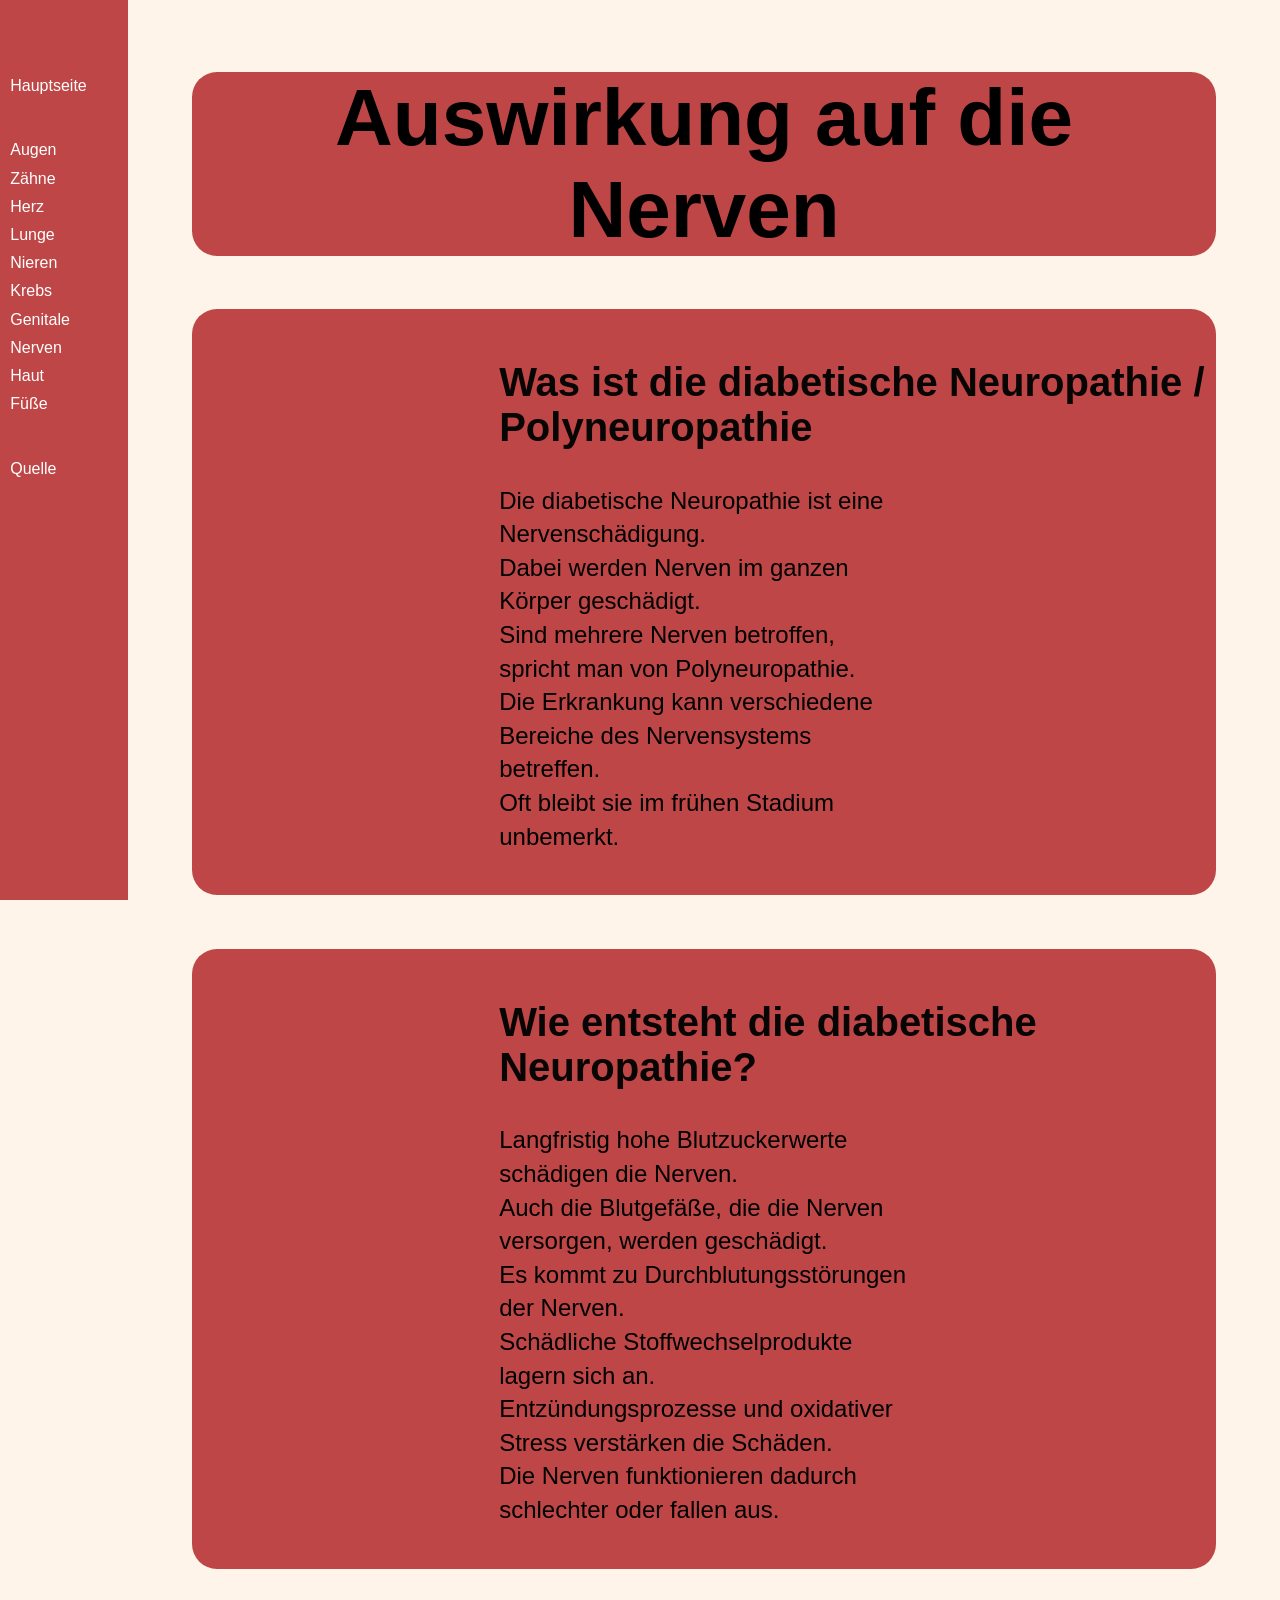
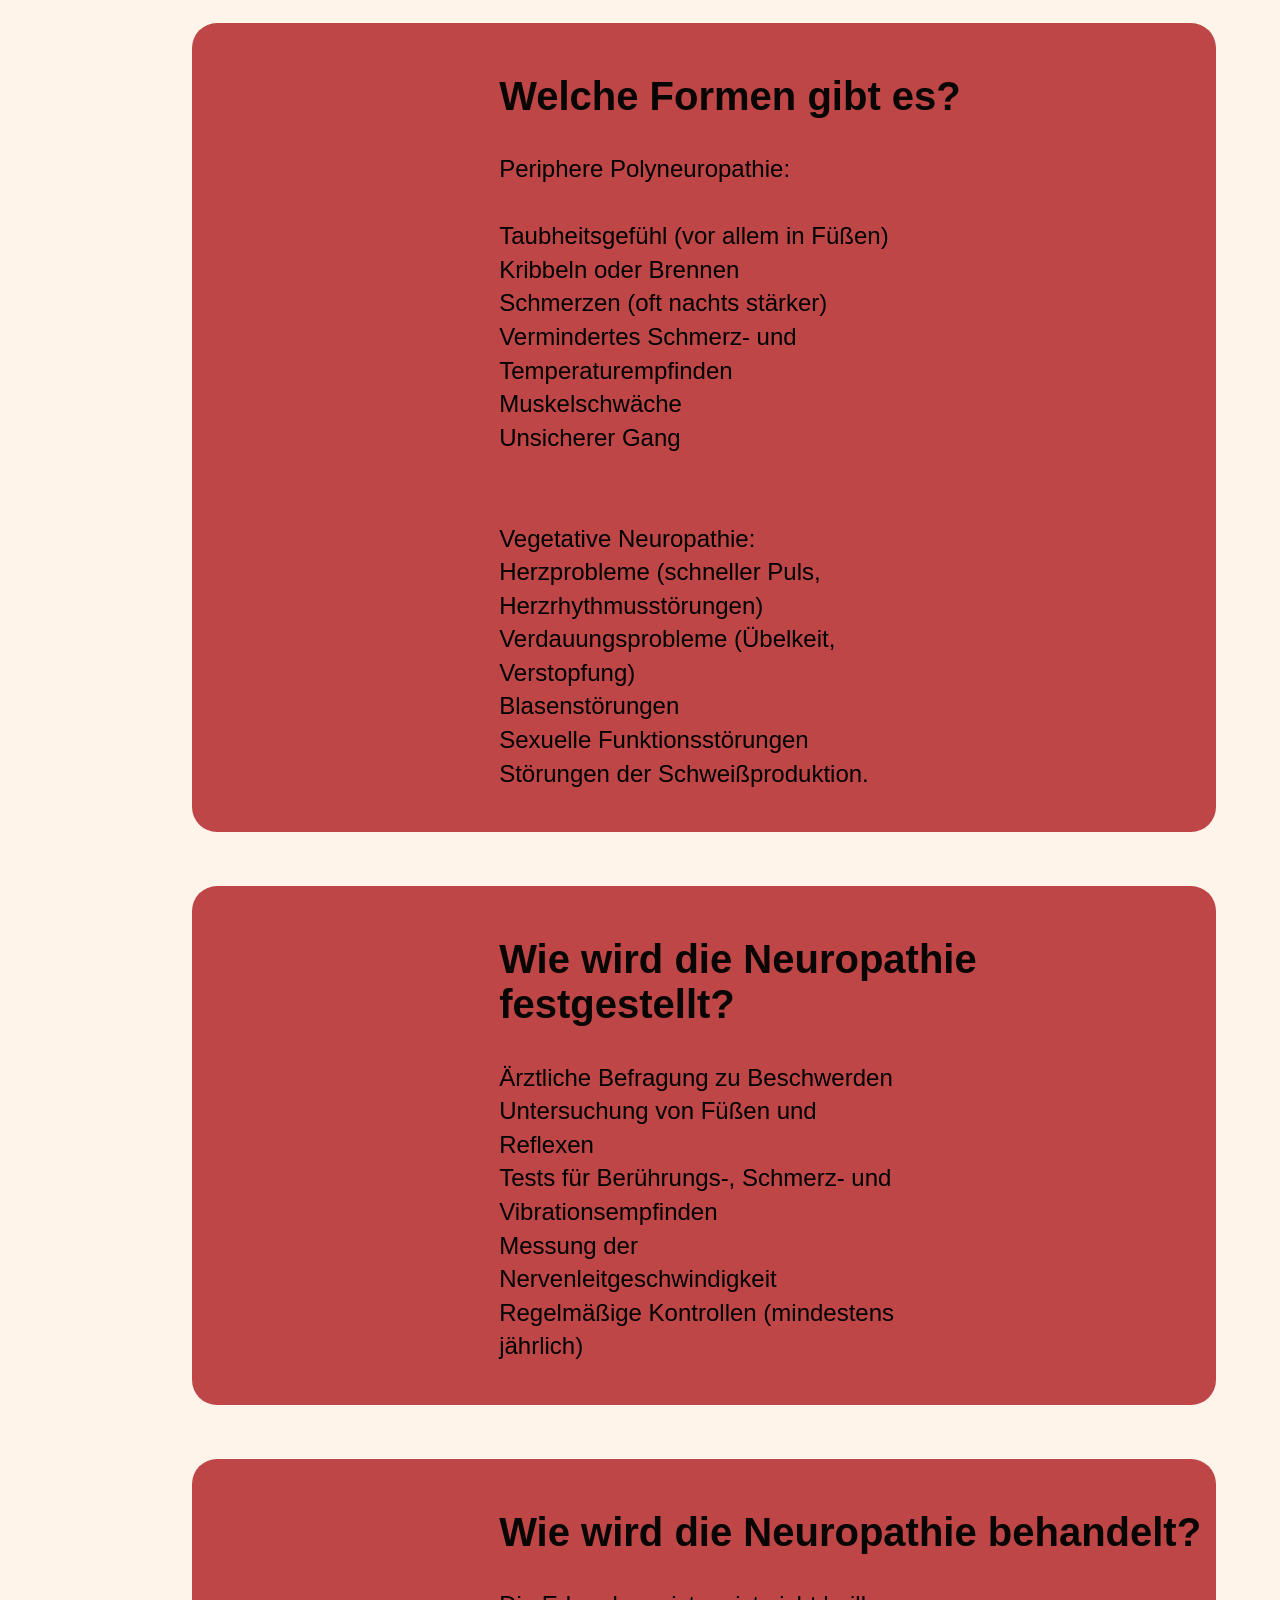
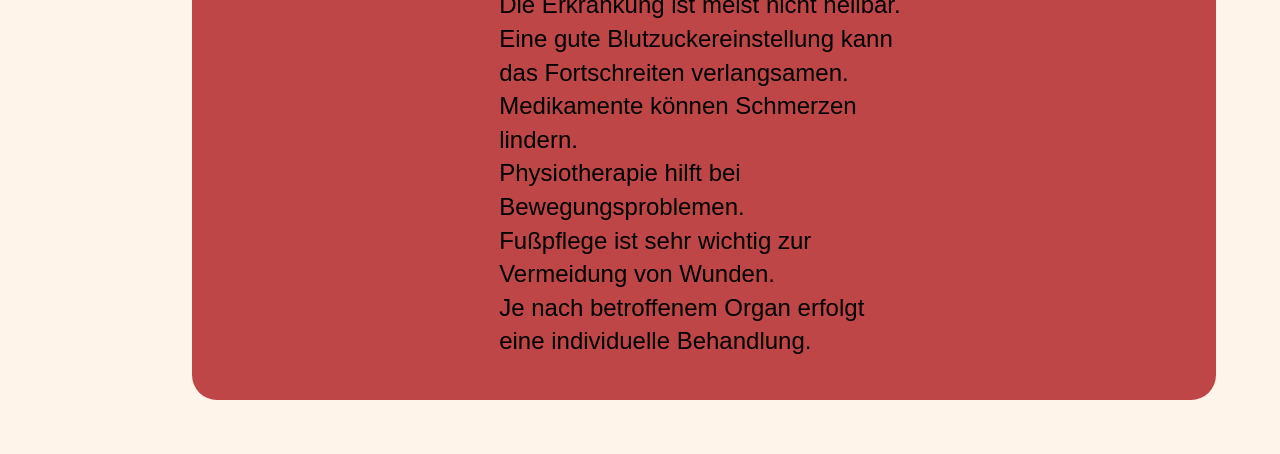
<file: Nerven.html>
<html>
<head>
<title>Nerven</title>
<link rel="stylesheet" href="css.css"></head>
<body>




<ul> 
<br>
<br>
<br>
<br>  <li><a href="Index.html">Hauptseite</a></li><br><br>
  <li><a href="Augen.html">Augen</a></li>
  <li><a href="Zähne.html">Zähne</a></li>
  <li><a href="Herz.html">Herz</a></li>
  <li><a href="Lunge.html">Lunge</a></li>
  <li><a href="Nieren.html">Nieren</a></li>
  <li><a href="Krebs.html">Krebs</a></li>
  <li><a href="Geschlechtsorgane.html">Genitale</a></li>
  <li><a href="Nerven.html">Nerven</a></li>
  <li><a href="Haut.html">Haut</a></li>
  <li><a href="Füße.html">Füße</a></li>
<br><br><li><a href="Quelle.html">Quelle</a></li>

</ul> <br>

<div><h1> Auswirkung auf die Nerven</h2></div>


<div><br><h2>Was ist die diabetische Neuropathie / Polyneuropathie</h2><p>
Die diabetische Neuropathie ist eine Nervenschädigung.<br>
 Dabei werden Nerven im ganzen Körper geschädigt.<br>
 Sind mehrere Nerven betroffen, spricht man von Polyneuropathie.<br>
 Die Erkrankung kann verschiedene Bereiche des Nervensystems betreffen.<br>
 Oft bleibt sie im frühen Stadium unbemerkt.</p><br></div><br><br><br>


<div><br><h2>Wie entsteht die diabetische Neuropathie?</h2><p>
Langfristig hohe Blutzuckerwerte schädigen die Nerven.<br>
 Auch die Blutgefäße, die die Nerven versorgen, werden geschädigt.<br>
 Es kommt zu Durchblutungsstörungen der Nerven.<br>
 Schädliche Stoffwechselprodukte lagern sich an.<br>
 Entzündungsprozesse und oxidativer Stress verstärken die Schäden.<br>
 Die Nerven funktionieren dadurch schlechter oder fallen aus.</p><br></div><br><br><br>

<div><br><h2>Welche Formen gibt es? </h2><p>
Periphere Polyneuropathie:<br><br>
Taubheitsgefühl (vor allem in Füßen)<br>
 Kribbeln oder Brennen<br>
 Schmerzen (oft nachts stärker)<br>
 Vermindertes Schmerz- und Temperaturempfinden<br>
 Muskelschwäche<br>
 Unsicherer Gang<br><br><br>

 Vegetative Neuropathie:<br>

Herzprobleme (schneller Puls, Herzrhythmusstörungen)<br>
 Verdauungsprobleme (Übelkeit,  Verstopfung)<br>
 Blasenstörungen<br>
 Sexuelle Funktionsstörungen<br>
 Störungen der Schweißproduktion.</p><br></div><br><br><br>




<div><br><h2>Wie wird die Neuropathie festgestellt?</h2><p>
Ärztliche Befragung zu Beschwerden<br>
 Untersuchung von Füßen und Reflexen<br>
 Tests für Berührungs-, Schmerz- und Vibrationsempfinden<br>
 Messung der Nervenleitgeschwindigkeit<br>
 Regelmäßige Kontrollen (mindestens jährlich)</p><br></div><br><br><br>


<div><br><h2>Wie wird die Neuropathie behandelt?</h2><p>
Die Erkrankung ist meist nicht heilbar.<br>
 Eine gute Blutzuckereinstellung kann das Fortschreiten verlangsamen.<br>
 Medikamente können Schmerzen lindern.<br>
 Physiotherapie hilft bei Bewegungsproblemen.<br>
 Fußpflege ist sehr wichtig zur Vermeidung von Wunden.<br>
 Je nach betroffenem Organ erfolgt eine individuelle Behandlung.</p><br></div><br><br><br>



</body>
</html>
</file>
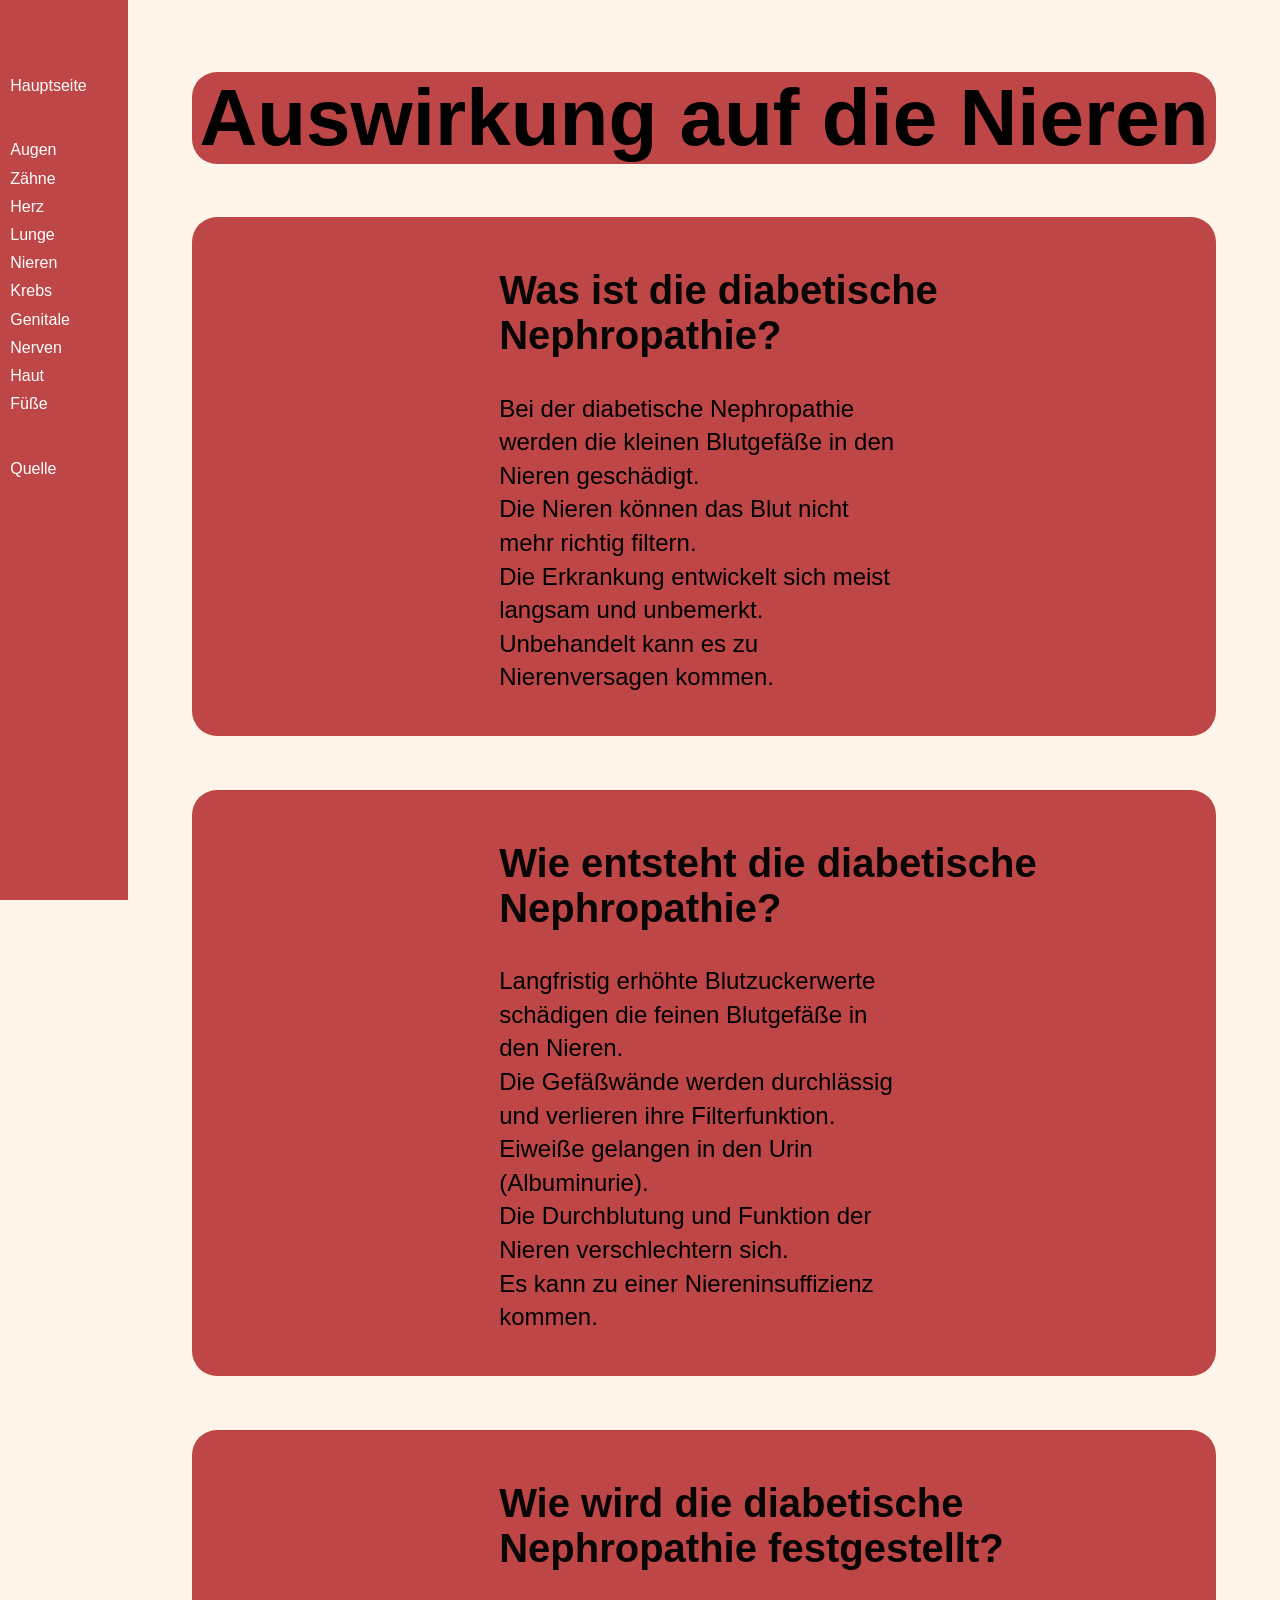
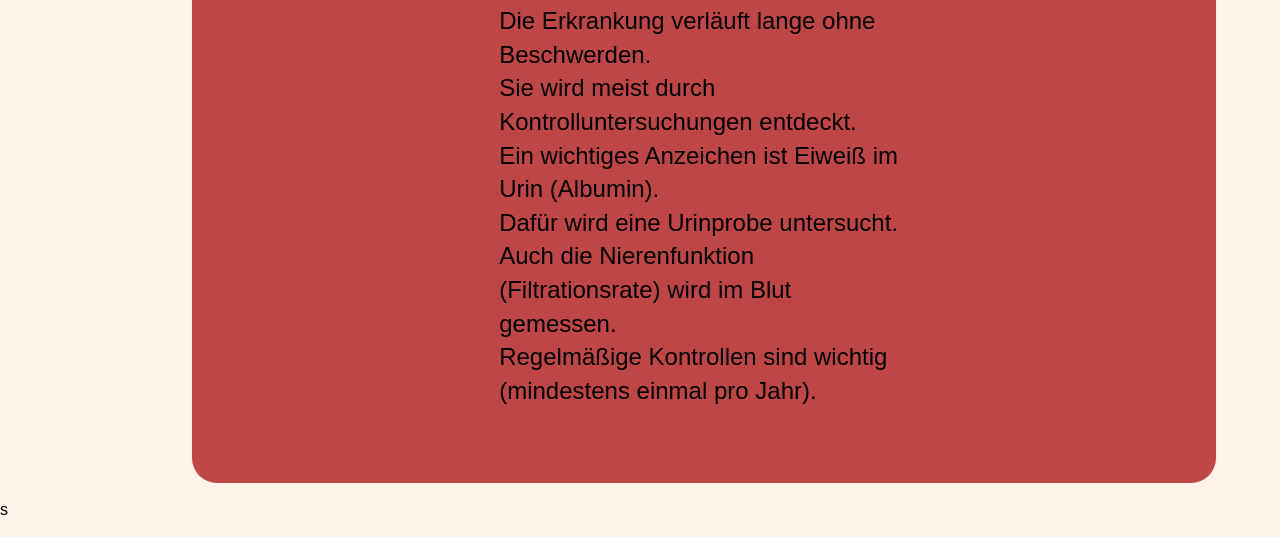
<file: Nieren.html>
<html>
<head>
<title>Nieren</title>
<link rel="stylesheet" href="css.css"></head>
<body>




<ul> 
<br>
<br>
<br>
<br>  <li><a href="Index.html">Hauptseite</a></li><br><br>
  <li><a href="Augen.html">Augen</a></li>
  <li><a href="Zähne.html">Zähne</a></li>
  <li><a href="Herz.html">Herz</a></li>
  <li><a href="Lunge.html">Lunge</a></li>
  <li><a href="Nieren.html">Nieren</a></li>
  <li><a href="Krebs.html">Krebs</a></li>
  <li><a href="Geschlechtsorgane.html">Genitale</a></li>
  <li><a href="Nerven.html">Nerven</a></li>
  <li><a href="Haut.html">Haut</a></li>
  <li><a href="Füße.html">Füße</a></li>
<br><br><li><a href="Quelle.html">Quelle</a></li>

</ul> 
<br>
<div><h1>Auswirkung auf die Nieren</h1></div>

<div><br>
<h2>Was ist die diabetische Nephropathie?</h2>
<p>Bei der diabetische Nephropathie werden die kleinen Blutgefäße in den Nieren geschädigt.<br>
 Die Nieren können das Blut nicht mehr richtig filtern.<br>
 Die Erkrankung entwickelt sich meist langsam und unbemerkt.<br>
 Unbehandelt kann es zu Nierenversagen kommen.</p><br></div><br><br><br>

 <div><br>
<h2>Wie entsteht die diabetische Nephropathie?</h2>
<p>Langfristig erhöhte Blutzuckerwerte schädigen die feinen Blutgefäße in den Nieren.<br>
 Die Gefäßwände werden durchlässig und verlieren ihre Filterfunktion.<br>
 Eiweiße gelangen in den Urin (Albuminurie).<br>
 Die Durchblutung und Funktion der Nieren verschlechtern sich.<br>
 Es kann zu einer Niereninsuffizienz kommen.</p><br></div><br><br><br>

 <div><br>
<h2>Wie wird die diabetische Nephropathie festgestellt?</h2>
<p>Die Erkrankung verläuft lange ohne Beschwerden.<br>
 Sie wird meist durch Kontrolluntersuchungen entdeckt.<br>
 Ein wichtiges Anzeichen ist Eiweiß im Urin (Albumin).<br>
 Dafür wird eine Urinprobe untersucht.<br>
 Auch die Nierenfunktion (Filtrationsrate) wird im Blut gemessen.<br>
 Regelmäßige Kontrollen sind wichtig (mindestens einmal pro Jahr).<br><br>
</p><br></div><br>s<br><br>
</body>
</html>
</file>
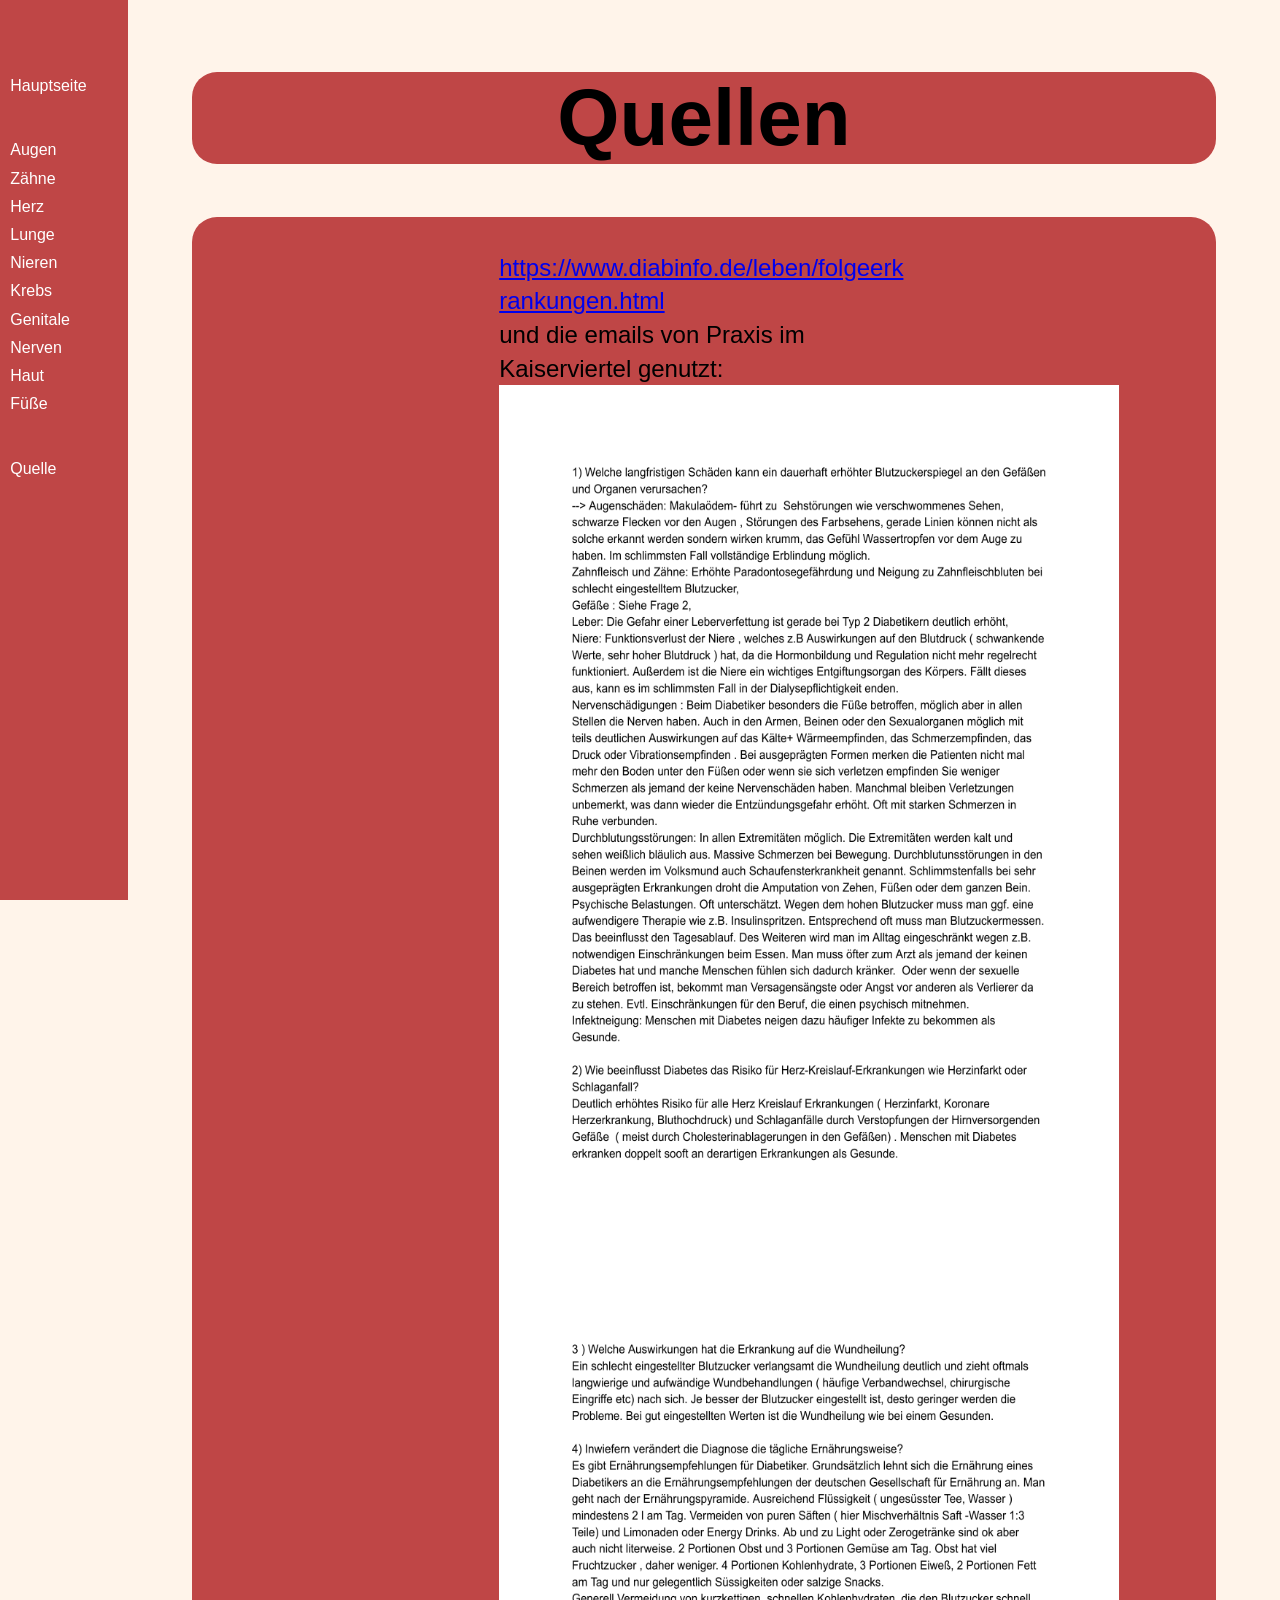
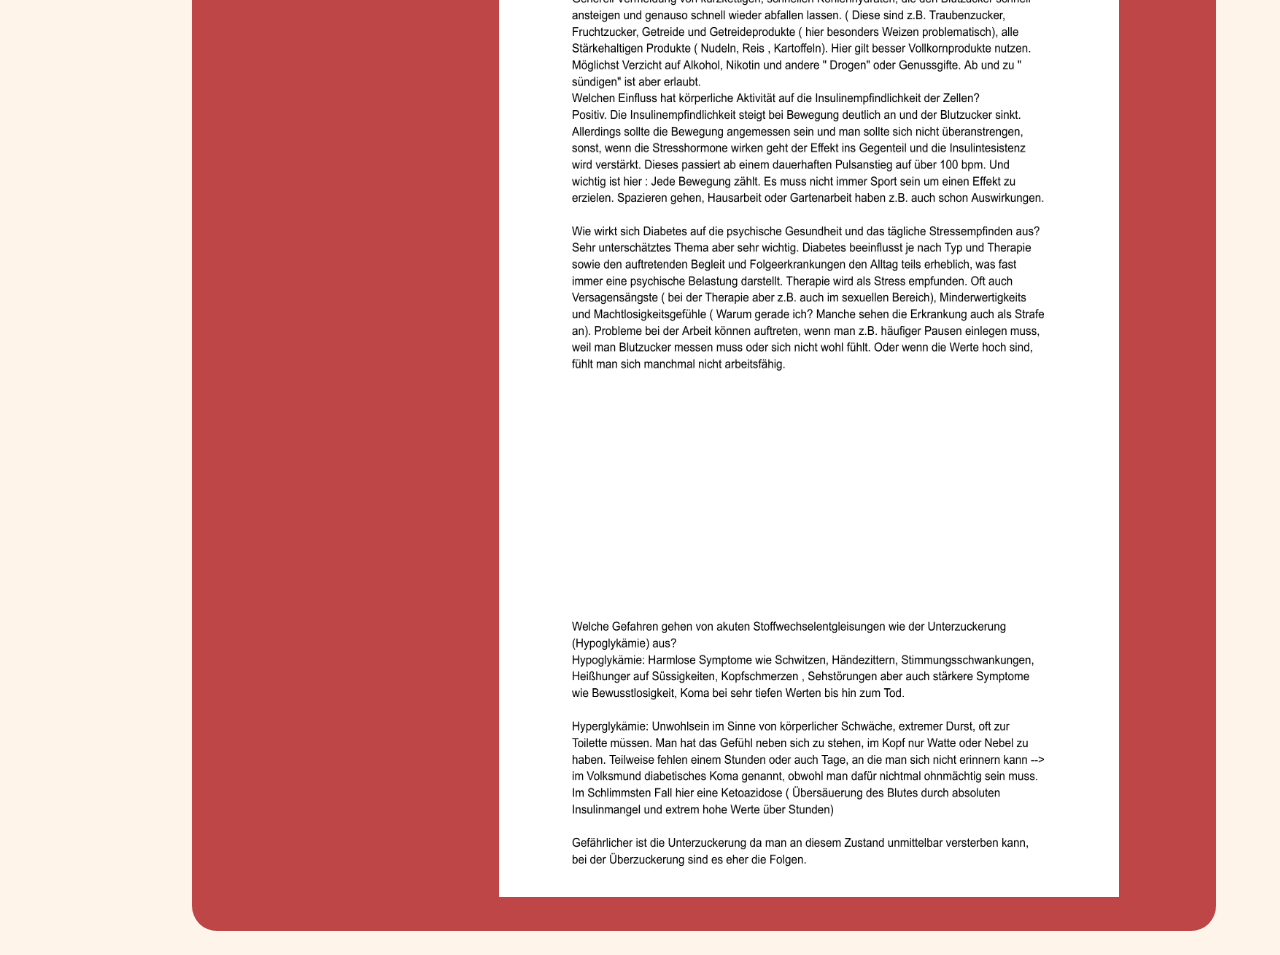
<file: Quelle.html>
<html>
<head>
<title>Quelle</title>
<link rel="stylesheet" href="css.css"></head>
<body>



<ul> 
<br>
<br>
<br>
<br>  <li><a href="Index.html">Hauptseite</a></li><br><br>
  <li><a href="Augen.html">Augen</a></li>
  <li><a href="Zähne.html">Zähne</a></li>
  <li><a href="Herz.html">Herz</a></li>
  <li><a href="Lunge.html">Lunge</a></li>
  <li><a href="Nieren.html">Nieren</a></li>
  <li><a href="Krebs.html">Krebs</a></li>
  <li><a href="Geschlechtsorgane.html">Genitale</a></li>
  <li><a href="Nerven.html">Nerven</a></li>
  <li><a href="Haut.html">Haut</a></li>
  <li><a href="Füße.html">Füße</a></li>
<br><br><li><a href="Quelle.html">Quelle</a></li>

</ul> <br>



<div><h1>Quellen</h1></div>

<div><p><br>
<a href="https://www.diabinfo.de/leben/folgeerkrankungen.html">https://www.diabinfo.de/leben/folgeerkrankungen.html</a>  <br>
und die emails von Praxis im Kaiserviertel genutzt:<br>



<img src="47fdf774-1.png" width="620" height="877">       <br>
<img src="47fdf774-2.png" width="620" height="877">       <br>
<img src="47fdf774-3.png" width="620" height="358">       <br><br>
</p>
</div>
</body>
</html>
</file>
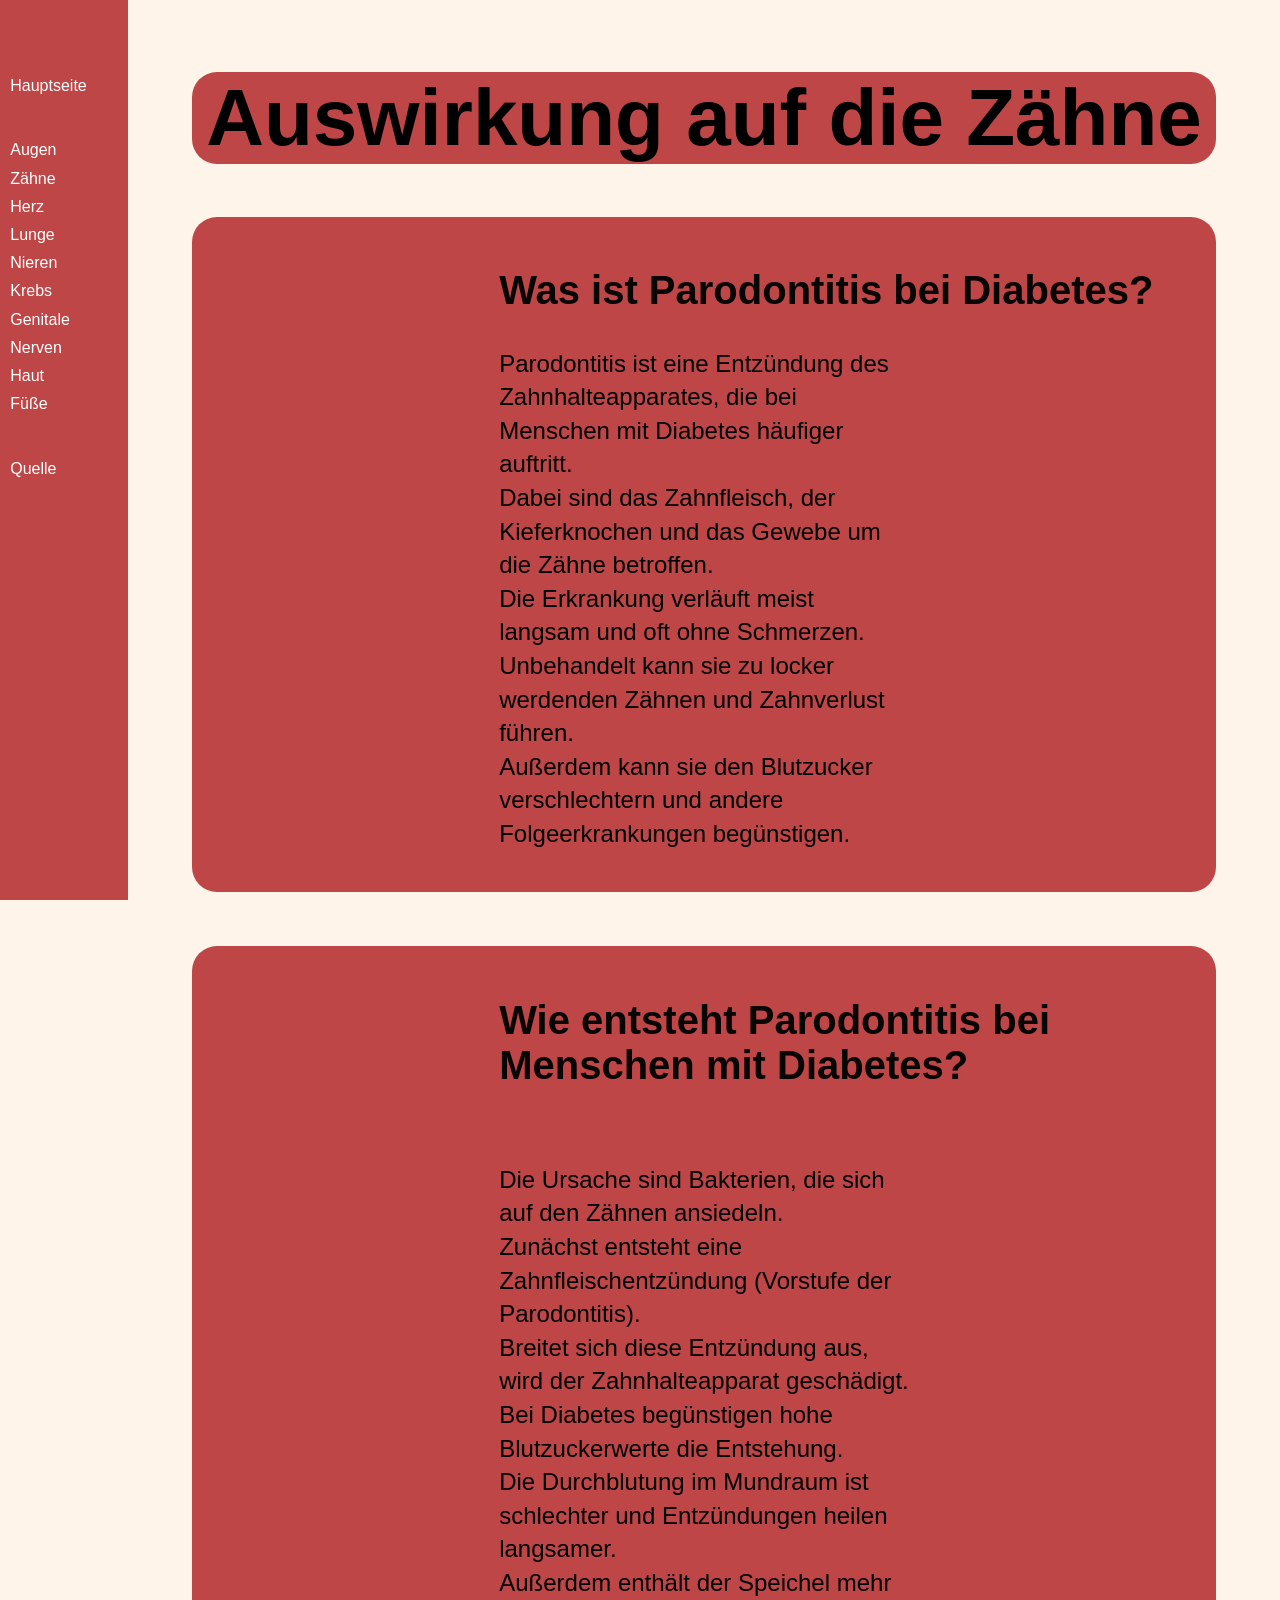
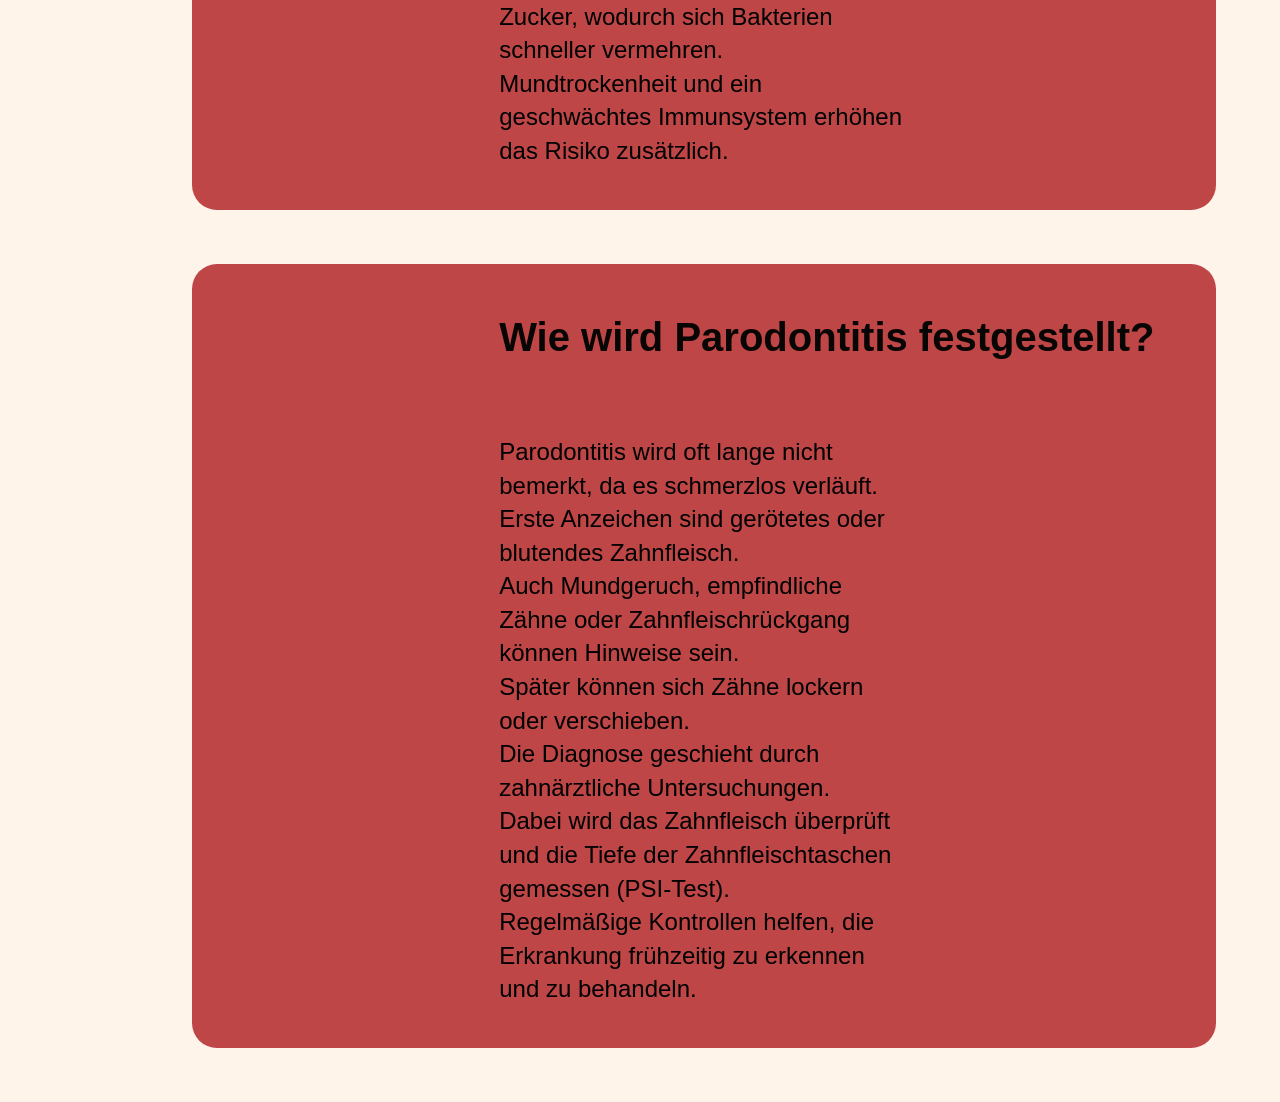
<file: Zähne.html>
<html>
<head>
<title>Zähne</title>
<link rel="stylesheet" href="css.css"></head>
<body>




<ul> 
<br>
<br>
<br>
<br>  <li><a href="Index.html">Hauptseite</a></li><br><br>
  <li><a href="Augen.html">Augen</a></li>
  <li><a href="Zähne.html">Zähne</a></li>
  <li><a href="Herz.html">Herz</a></li>
  <li><a href="Lunge.html">Lunge</a></li>
  <li><a href="Nieren.html">Nieren</a></li>
  <li><a href="Krebs.html">Krebs</a></li>
  <li><a href="Geschlechtsorgane.html">Genitale</a></li>
  <li><a href="Nerven.html">Nerven</a></li>
  <li><a href="Haut.html">Haut</a></li>
  <li><a href="Füße.html">Füße</a></li>
<br><br><li><a href="Quelle.html">Quelle</a></li>

</ul> <br>
<div>
<h1>Auswirkung auf die Zähne</h1></div>

<div><br>
<h2>Was ist Parodontitis bei Diabetes?</h2><p>
Parodontitis ist eine Entzündung des Zahnhalteapparates, die bei Menschen mit Diabetes häufiger auftritt.<br>
Dabei sind das Zahnfleisch, der Kieferknochen und das Gewebe um die Zähne betroffen.<br>
Die Erkrankung verläuft meist langsam und oft ohne Schmerzen.<br>
Unbehandelt kann sie zu locker werdenden Zähnen und Zahnverlust führen.<br>
Außerdem kann sie den Blutzucker verschlechtern und andere Folgeerkrankungen begünstigen.</p><br></div><br><br><br>


<div><br>
<h2>Wie entsteht Parodontitis bei Menschen mit Diabetes?</h2><br><p>
Die Ursache sind Bakterien, die sich auf den Zähnen ansiedeln.<br>
Zunächst entsteht eine Zahnfleischentzündung (Vorstufe der Parodontitis).<br>
Breitet sich diese Entzündung aus, wird der Zahnhalteapparat geschädigt.<br>
Bei Diabetes begünstigen hohe Blutzuckerwerte die Entstehung.<br>
Die Durchblutung im Mundraum ist schlechter und Entzündungen heilen langsamer.<br>
Außerdem enthält der Speichel mehr Zucker, wodurch sich Bakterien schneller vermehren.<br>
Mundtrockenheit und ein geschwächtes Immunsystem erhöhen das Risiko zusätzlich.</p><br></div><br><br><br>


<div><br>
<h2>Wie wird Parodontitis festgestellt?</h2><br><p>
Parodontitis wird oft lange nicht bemerkt, da es schmerzlos verläuft.<br>
Erste Anzeichen sind gerötetes oder blutendes Zahnfleisch.<br>
Auch Mundgeruch, empfindliche Zähne oder Zahnfleischrückgang können Hinweise sein.<br>
Später können sich Zähne lockern oder verschieben.<br>
Die Diagnose geschieht durch zahnärztliche Untersuchungen.<br>
Dabei wird das Zahnfleisch überprüft und die Tiefe der Zahnfleischtaschen gemessen (PSI-Test).<br>
Regelmäßige Kontrollen helfen, die Erkrankung frühzeitig zu erkennen und zu behandeln.</p><br></div><br><br><br>

</body>
</html>
</file>
<file: css.css>
body {
  margin: 0;
  font-family: Arial, Helvetica, sans-serif;
  background-color: #FFF4EA;
}

p {
  color: #000000;
  line-height: 1.4;
  font-size: 150%;
  word-wrap: break-word;
  overflow-wrap: break-word;
  margin-left: 30%;
  margin-right: 30%;
}

h1 {
  font-size: 500%;
  text-align: center;
  color: #000000;
}

h2 {
  margin-left: 30%;
  font-size: 250%;
  color: #080505;
}

div {
  border-radius: 25px;
  margin-left: 15%;
  margin-right: 10%;
  background-color: #BF4646;
  width: 80%;
}

li a {
  display: block;
  color: #ffffff;
  padding: 4% 8%;
  text-decoration: none;
  font-size: 100%;
}

li a:hover:not(.active) {
    background-color: #A82323;
  color: #dbd0cf;
}

ul {
  list-style-type: none;
  margin: 0;
  padding: 0;
  width: 10%;
  background-color: #BF4646;
  position: fixed;
  height: 100%;
  overflow: auto;
}
</file>
